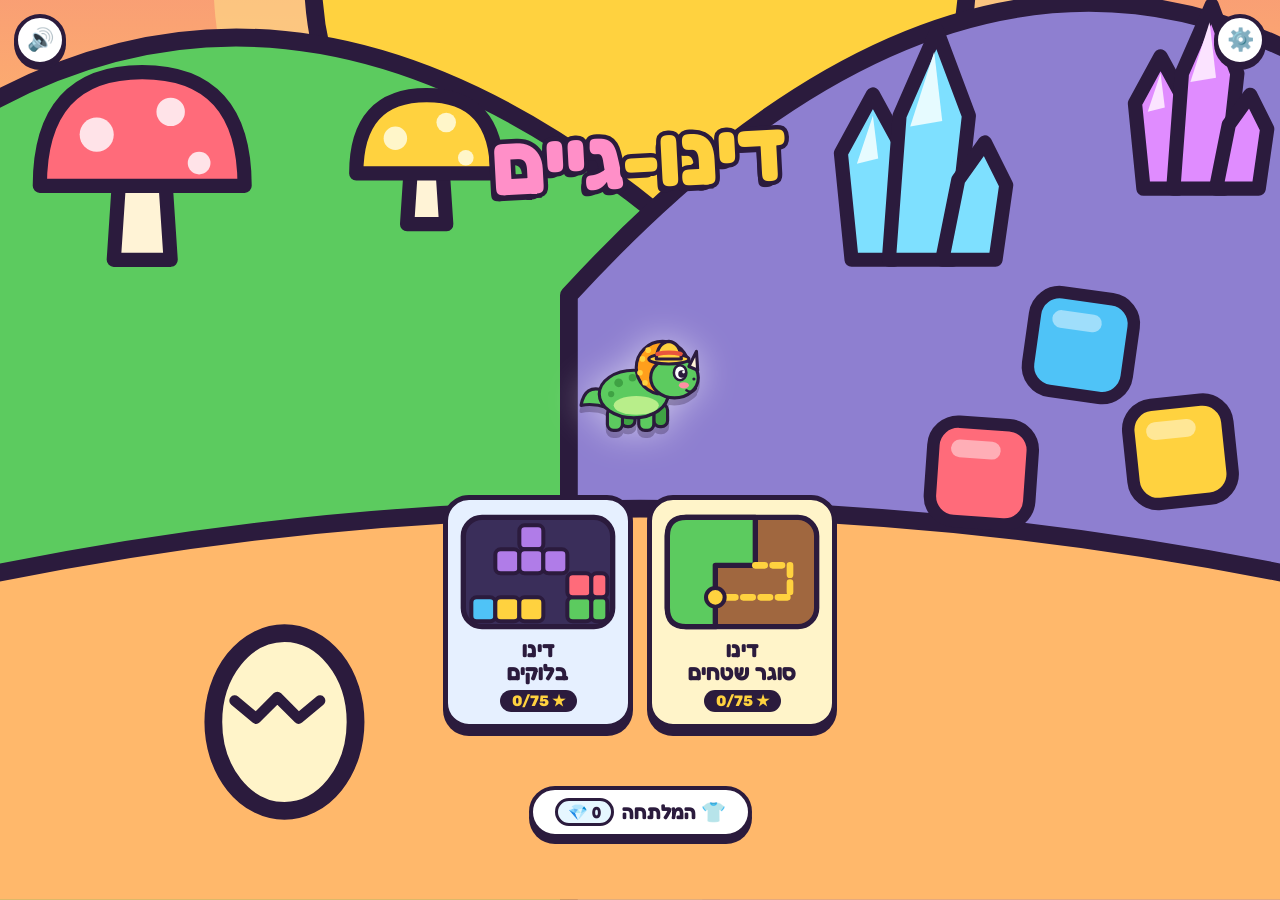
<file: game/index.html>
<!doctype html>
<html lang="he" dir="rtl">
<head>
<meta charset="utf-8">
<meta name="viewport" content="width=device-width,initial-scale=1,maximum-scale=1,user-scalable=no,viewport-fit=cover">
<meta name="theme-color" content="#2B1B3D">
<meta name="mobile-web-app-capable" content="yes">
<title>דינו-גיים</title>
<link rel="manifest" href="manifest.webmanifest">
<link rel="icon" href="icons/icon.svg" type="image/svg+xml">
<link rel="preconnect" href="https://fonts.googleapis.com">
<link rel="preconnect" href="https://fonts.gstatic.com" crossorigin>
<link rel="stylesheet" href="https://fonts.googleapis.com/css2?family=Fredoka:wght@600;700&family=Rubik:wght@500;700&display=swap">
<link rel="stylesheet" href="style.css">
</head>
<body>

<section id="hub" class="screen title-bg" hidden>
  <div class="hub-inner">
    <div class="logo hub-logo">דינו-<span>גיים</span></div>
    <canvas id="hubHero" class="hero hub-hero bob" aria-hidden="true"></canvas>
    <div class="game-cards">
      <button class="game-card dig" data-game="dig">
        <svg class="card-art" viewBox="0 0 120 90" aria-hidden="true">
          <rect x="4" y="4" width="112" height="82" rx="14" fill="#A0673F" stroke="#2B1B3D" stroke-width="4"/>
          <path d="M4 18 Q4 4 18 4 H70 V40 H40 V86 H18 Q4 86 4 72 Z" fill="#5CCB5F" stroke="#2B1B3D" stroke-width="4" stroke-linejoin="round"/>
          <path d="M70 40 H96 V64 H40" fill="none" stroke="#FFD23F" stroke-width="5" stroke-dasharray="7 6" stroke-linecap="round"/>
          <circle cx="40" cy="64" r="7" fill="#FFD23F" stroke="#2B1B3D" stroke-width="3"/>
        </svg>
        <span class="card-name">דינו<br>סוגר שטחים</span>
        <span class="card-stars"></span>
      </button>
      <button class="game-card blocks" data-game="blocks">
        <svg class="card-art" viewBox="0 0 120 90" aria-hidden="true">
          <rect x="4" y="4" width="112" height="82" rx="14" fill="#3A2E5A" stroke="#2B1B3D" stroke-width="4"/>
          <g stroke="#2B1B3D" stroke-width="3">
            <rect x="46" y="10" width="18" height="18" rx="4" fill="#B07CE8"/><rect x="28" y="28" width="18" height="18" rx="4" fill="#B07CE8"/>
            <rect x="46" y="28" width="18" height="18" rx="4" fill="#B07CE8"/><rect x="64" y="28" width="18" height="18" rx="4" fill="#B07CE8"/>
            <rect x="10" y="64" width="18" height="18" rx="4" fill="#4FC3F7"/><rect x="28" y="64" width="18" height="18" rx="4" fill="#FFD23F"/>
            <rect x="46" y="64" width="18" height="18" rx="4" fill="#FFD23F"/><rect x="82" y="64" width="18" height="18" rx="4" fill="#5CCB5F"/>
            <rect x="100" y="64" width="12" height="18" rx="4" fill="#5CCB5F"/><rect x="82" y="46" width="18" height="18" rx="4" fill="#FF6B7A"/>
            <rect x="100" y="46" width="12" height="18" rx="4" fill="#FF6B7A"/>
          </g>
        </svg>
        <span class="card-name">דינו<br>בלוקים</span>
        <span class="card-stars"></span>
      </button>
    </div>
    <button id="hubShopBtn" class="btn alt shop-btn">👕 המלתחה <span id="hubGems" class="gem-pill"></span></button>
  </div>
  <button id="muteBtn" class="icon-btn corner" aria-label="צליל">🔊</button>
  <button id="settingsBtn" class="icon-btn corner end" aria-label="הגדרות">⚙️</button>

  <div id="settings" class="overlay" hidden>
    <div class="panel">
      <h2>הגדרות</h2>
      <div id="resetAsk" class="settings-step">
        <button id="resetBtn" class="btn alt">איפוס התקדמות</button>
        <button id="settingsClose" class="btn">סגירה</button>
      </div>
      <div id="resetConfirm" class="settings-step" hidden>
        <p class="warn">בטוחים? כל הכוכבים, השלבים והדמויות שנפתחו יימחקו, ואי אפשר לבטל את זה.</p>
        <button id="resetYes" class="btn danger">כן, לאפס הכול</button>
        <button id="resetNo" class="btn alt">ביטול</button>
      </div>
      <p id="resetDone" class="done" hidden>ההתקדמות אופסה. מתחילים מההתחלה!</p>
    </div>
  </div>
</section>

<section id="title" class="screen title-bg" hidden>
  <div class="title-rain" aria-hidden="true"><i></i><i></i><i></i><i></i><i></i><i></i><i></i><i></i></div>
  <div class="title-inner">
    <div class="title-head">
      <div id="titleBadge" class="title-badge" aria-hidden="true"></div>
      <div id="titleLogo" class="logo">דינו<br><span>סוגר שטחים!</span></div>
    </div>
    <canvas id="titleHero" class="hero bob" aria-hidden="true"></canvas>
    <button id="playBtn" class="btn big">שחק!</button>
    <div class="chars-box">
      <div id="chars" class="chars"></div>
      <div id="charPerk" class="perk"></div>
      <button id="shopBtn" class="btn alt shop-btn">👕 המלתחה <span id="titleGems" class="gem-pill"></span></button>
    </div>
  </div>
  <button id="titleHome" class="games-btn" aria-label="לכל המשחקים">
    <svg class="ic" viewBox="0 0 48 48" stroke="#2B1B3D" stroke-width="3.5" stroke-linejoin="round">
      <rect x="5" y="5" width="17" height="17" rx="5" fill="#5CCB5F"/><rect x="26" y="5" width="17" height="17" rx="5" fill="#B07CE8"/>
      <rect x="5" y="26" width="17" height="17" rx="5" fill="#FFD23F"/><rect x="26" y="26" width="17" height="17" rx="5" fill="#4FC3F7"/>
    </svg>
    <span>משחקים</span>
  </button>
</section>

<section id="shop" class="screen" hidden>
  <header class="shop-head">
    <h1>המלתחה</h1>
    <span id="shopGems" class="gem-pill big"></span>
  </header>
  <div class="shop-stage">
    <button id="shopPrev" class="icon-btn small" aria-label="הדינו הקודם">→</button>
    <canvas id="shopHero" class="shop-hero" aria-hidden="true"></canvas>
    <button id="shopNext" class="icon-btn small" aria-label="הדינו הבא">←</button>
  </div>
  <div class="shop-action">
    <div id="shopItemName" class="shop-item-name"></div>
    <button id="shopBuy" class="btn" hidden></button>
  </div>
  <div class="shop-tabs" role="tablist">
    <button class="tab" data-slot="head">🎩 כובעים</button>
    <button class="tab" data-slot="face">😎 פנים</button>
    <button class="tab" data-slot="body">🎀 גוף</button>
  </div>
  <div id="shopGrid" class="shop-grid"></div>
  <button id="shopBack" class="home-btn" aria-label="למסך הראשי">
    <svg class="ic" viewBox="0 0 48 48"><path class="fill" d="M6 25 L24 8 L42 25 L37 25 L37 40 L11 40 L11 25 Z"/><rect class="fill door" x="20" y="28" width="8" height="12" rx="3"/></svg>
  </button>
</section>

<section id="map" class="screen" hidden>
  <div id="mapStage" class="map-stage">
    <img id="mapBg" class="map-bg" alt="">
    <div id="levels" class="levels"></div>
    <img id="mapPrize" class="map-prize" alt="">
  </div>
  <header class="map-head">
    <h1 id="worldName"></h1>
  </header>
  <div id="worldLocked" class="world-locked" hidden></div>
  <div id="levelInfo" class="overlay" hidden>
    <div class="panel level-info">
      <button id="infoClose" class="icon-btn small info-close" aria-label="סגירה">✕</button>
      <img id="infoFace" class="info-face" alt="" hidden>
      <div id="infoWorld" class="info-world"></div>
      <h2 id="infoTitle"></h2>
      <div id="infoGoal" class="info-goal"></div>
      <div id="infoStars" class="stars-big small"></div>
      <div id="infoBest" class="info-best"></div>
      <div id="infoTimes" class="info-times"></div>
      <div id="infoChal"></div>
      <button id="infoPlay" class="btn big">שחק!</button>
    </div>
  </div>
  <div class="world-nav">
    <button id="prevWorld" class="icon-btn" aria-label="עולם קודם">→</button>
    <span id="worldNum"></span>
    <button id="nextWorld" class="icon-btn" aria-label="עולם הבא">←</button>
  </div>
  <button id="mapBack" class="home-btn" aria-label="למסך הראשי">
    <svg class="ic" viewBox="0 0 48 48"><path class="fill" d="M6 25 L24 8 L42 25 L37 25 L37 40 L11 40 L11 25 Z"/><rect class="fill door" x="20" y="28" width="8" height="12" rx="3"/></svg>
  </button>
</section>

<section id="game" class="screen" hidden>
  <div class="hud">
    <button id="pauseBtn" class="icon-btn small" aria-label="הפסקה">❚❚</button>
    <div id="lives" class="lives"></div>
    <div class="level-box">
      <div id="levelName" class="level-name"></div>
      <div id="timer" class="timer">⏱ <bdi id="timerNum">0:00</bdi></div>
    </div>
    <div class="meter">
      <div class="meter-bar"><div id="meterFill" class="meter-fill"></div><div id="meterGoal" class="meter-goal"></div></div>
      <div id="meterNum" class="meter-num"></div>
    </div>
  </div>
  <div id="boardWrap" class="board-wrap">
    <canvas id="cv"></canvas>
    <canvas id="bcv"></canvas>    <div id="banner" class="banner" hidden></div>
  </div>
  <div id="hint" class="hint" hidden></div>
  <div id="pad" class="pad" aria-label="חיצים">
    <div class="arr up" data-d="up"><svg viewBox="0 0 24 24"><path d="M12 5 L20 17 L4 17 Z"/></svg></div>
    <div class="arr right" data-d="right"><svg viewBox="0 0 24 24"><path d="M19 12 L7 20 L7 4 Z"/></svg></div>
    <div class="arr down" data-d="down"><svg viewBox="0 0 24 24"><path d="M12 19 L4 7 L20 7 Z"/></svg></div>
    <div class="arr left" data-d="left"><svg viewBox="0 0 24 24"><path d="M5 12 L17 4 L17 20 Z"/></svg></div>
  </div>
  <div id="bpad" class="bpad" dir="ltr" hidden>
    <div class="bpad-move">
      <button class="bk" data-k="left" aria-label="שמאלה"><svg viewBox="0 0 24 24"><path d="M5 12 L17 4 L17 20 Z"/></svg></button>
      <button class="bk" data-k="down" aria-label="מהר למטה"><svg viewBox="0 0 24 24"><path d="M12 19 L4 7 L20 7 Z"/></svg></button>
      <button class="bk" data-k="right" aria-label="ימינה"><svg viewBox="0 0 24 24"><path d="M19 12 L7 20 L7 4 Z"/></svg></button>
    </div>
    <div class="bpad-act">
      <button class="bk drop" data-k="drop" aria-label="להפיל"><svg viewBox="0 0 24 24"><path d="M12 21 L5 13 H19 Z M12 13 L5 5 H19 Z"/></svg></button>
      <button class="bk rot" data-k="rot" aria-label="לסובב"><svg viewBox="0 0 48 48"><path class="o" d="M35.3 17.5 A13 13 0 1 0 36.2 28.4"/><path class="i" d="M35.3 17.5 A13 13 0 1 0 36.2 28.4"/><path d="M38.6 20 L43 31.5 L30 27.5 Z"/></svg></button>
    </div>
  </div>

  <div id="pause" class="overlay" hidden>
    <div class="panel pause-panel">
      <div class="pause-nap" aria-hidden="true"><img id="pauseDino" alt=""><span class="zz">z<i>z</i><b>z</b></span></div>
      <button id="ctrlInfoBtn" class="info-btn" aria-label="איך משחקים">i</button>
      <h2>הפסקה</h2>
      <button id="resumeBtn" class="btn resume">
        <svg class="ic" viewBox="0 0 48 48"><path class="fill" d="M15 9 L39 24 L15 39 Z"/></svg>
        ממשיכים
      </button>
      <div class="pause-grid">
        <button id="restartBtn" class="ptile t-restart">
          <svg class="ic" viewBox="0 0 48 48"><path class="o" d="M35.3 17.5 A13 13 0 1 0 36.2 28.4"/><path class="i" d="M35.3 17.5 A13 13 0 1 0 36.2 28.4"/><path class="fill" d="M38.6 20 L43 31.5 L30 27.5 Z"/></svg>
          <span>מחדש</span>
        </button>
        <button id="pauseMapBtn" class="ptile t-map">
          <svg class="ic" viewBox="0 0 48 48"><path class="fill paper" d="M5 12 L17 8 L31 12 L43 8 L43 36 L31 40 L17 36 L5 40 Z"/><path class="line" d="M17 8 V36 M31 12 V40"/><path class="dash" d="M10 33 Q16 22 24 26 T34 19"/><path class="x" d="M33 15 L39 21 M39 15 L33 21"/></svg>
          <span>מפה</span>
        </button>
        <button id="pauseHomeBtn" class="ptile t-home">
          <svg class="ic" viewBox="0 0 48 48"><path class="fill" d="M6 25 L24 8 L42 25 L37 25 L37 40 L11 40 L11 25 Z"/><rect class="fill door" x="20" y="28" width="8" height="12" rx="3"/></svg>
          <span>בית</span>
        </button>
      </div>
      <div class="pause-row">
        <button id="pauseMuteBtn" class="round-toggle" aria-label="צליל">
          <svg class="ic" viewBox="0 0 48 48"><path class="fill" d="M7 19 H15 L26 10 V38 L15 29 H7 Z"/><g class="on-only"><path class="line" d="M31 18 Q35 24 31 30"/><path class="line" d="M35 13 Q43 24 35 35"/></g><path class="x off-only" d="M32 19 L42 29 M42 19 L32 29"/></svg>
        </button>
        <div id="controlSeg" class="seg" role="radiogroup" aria-label="שליטה">
          <span class="thumb" aria-hidden="true"></span>
          <button data-m="pad" role="radio">
            <svg class="ic" viewBox="0 0 48 48"><path class="fill" d="M18 6 H30 V18 H42 V30 H30 V42 H18 V30 H6 V18 H18 Z"/><circle class="dot" cx="24" cy="24" r="3.5"/></svg>
            חיצים
          </button>
          <button data-m="swipe" role="radio">
            <svg class="ic" viewBox="0 0 48 48"><path class="o" d="M10 34 Q20 14 36 14"/><path class="i" d="M10 34 Q20 14 36 14"/><path class="fill" d="M34 6 L45 14 L34 22 Z"/><circle class="fill tip" cx="10" cy="35" r="6"/></svg>
            החלקה
          </button>
        </div>
      </div>
    </div>
  </div>

  <!-- How to play: the controls for this game, on this device, in the control mode that's on -->
  <div id="ctrlInfo" class="overlay" hidden>
    <div class="panel ctrl-panel">
      <h2>איך משחקים</h2>
      <div id="ctrlMode" class="ctrl-mode"></div>
      <ul id="ctrlList" class="ctrl-list"></ul>
      <button id="ctrlInfoClose" class="btn">הבנתי!</button>
    </div>
  </div>

  <div id="win" class="overlay bottom" hidden>
    <div class="panel">
      <h2 id="winTitle">כל הכבוד!</h2>
      <div id="winStars" class="stars-big"></div>
      <div id="winTime" class="time-row"></div>
      <div id="winChal"></div>
      <div id="winScore" class="score"></div>
      <div id="unlock" class="unlock" hidden>
        <div class="unlock-row">
          <img id="unlockImg" alt="">
          <div id="unlockText"></div>
        </div>
        <button id="pickBtn" class="btn pick"></button>
      </div>
      <button id="nextBtn" class="btn">לשלב הבא</button>
      <button id="winRetryBtn" class="btn alt">שוב</button>
      <button id="winMapBtn" class="btn alt">למפה</button>
    </div>
  </div>

  <div id="lose" class="overlay" hidden>
    <div class="panel">
      <img id="loseImg" class="sad" src="assets/pip.svg" alt="">
      <h2>אוי! הביצים נגמרו</h2>
      <button id="retryBtn" class="btn">ננסה שוב!</button>
      <button id="loseMapBtn" class="btn alt">למפה</button>
    </div>
  </div>
</section>

<script src="outfits.js"></script>
<script src="blocks.js"></script>
<script src="game.js"></script>
</body>
</html>
</file>
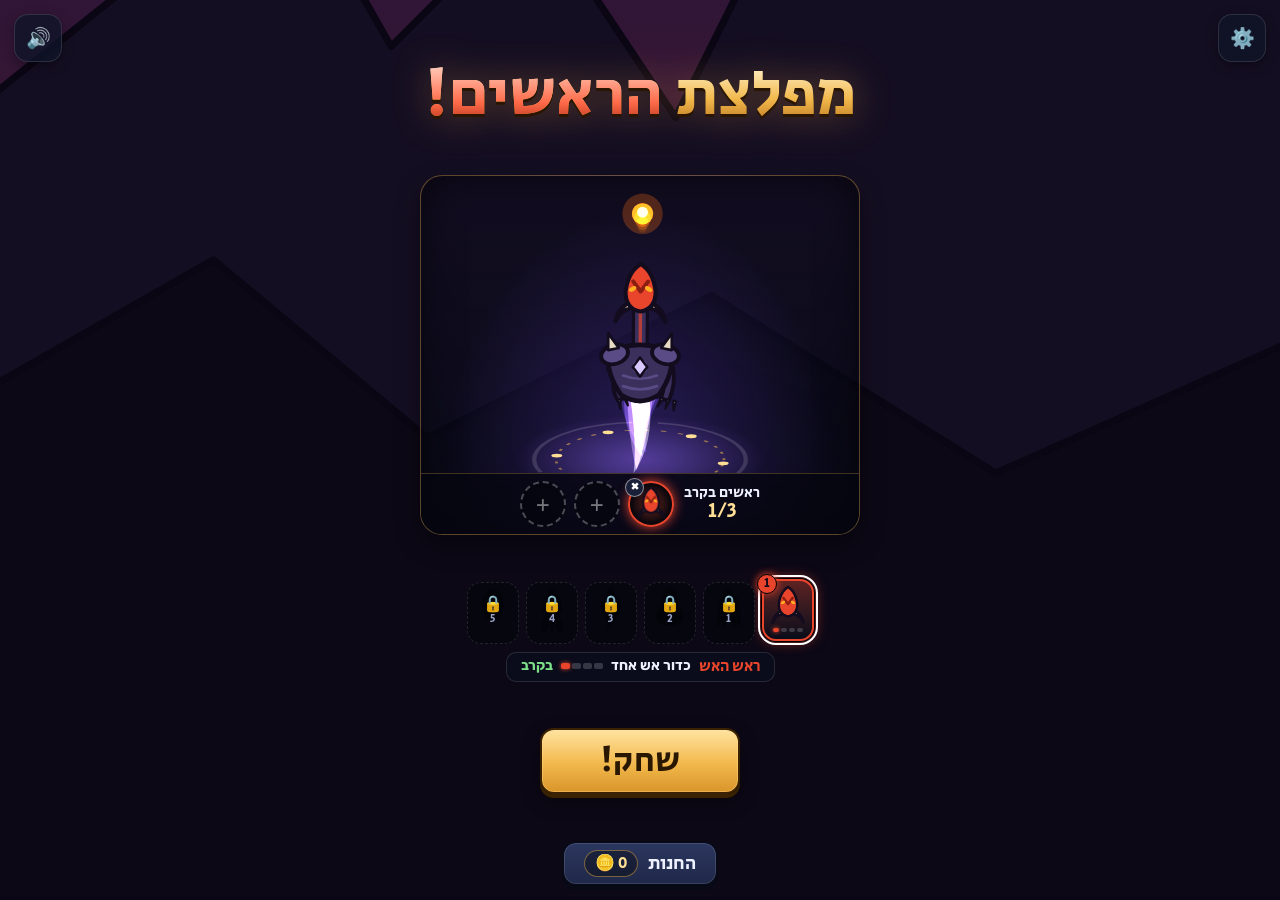
<file: game/dragon/index.html>
<!doctype html>
<html lang="he" dir="rtl">
<head>
<meta charset="utf-8">
<meta name="viewport" content="width=device-width,initial-scale=1,maximum-scale=1,user-scalable=no,viewport-fit=cover">
<meta name="theme-color" content="#2B1B3D">
<meta name="mobile-web-app-capable" content="yes">
<title>מפלצת הראשים</title>
<link rel="manifest" href="manifest.webmanifest">
<link rel="icon" href="icons/icon.svg" type="image/svg+xml">
<link rel="preconnect" href="https://fonts.googleapis.com">
<link rel="preconnect" href="https://fonts.gstatic.com" crossorigin>
<link rel="stylesheet" href="https://fonts.googleapis.com/css2?family=Secular+One&family=Rubik:wght@500;700;800&display=swap">
<link rel="stylesheet" href="style.css">
</head>
<body>

<section id="title" class="screen" hidden>
  <div class="title-inner">
    <div id="titleLogo" class="logo">מפלצת <span>הראשים!</span></div>
    <div class="lair">
      <canvas id="titleHero" class="hero" aria-hidden="true"></canvas>
      <div class="lair-bar"><div id="headCount" class="head-count"></div><div id="slots" class="slots"></div></div>
    </div>
    <div class="chars-box">
      <div id="chars" class="chars"></div>
      <div id="charPerk" class="perk"></div>
    </div>
    <button id="playBtn" class="btn big">שחק!</button>
    <button id="shopBtn" class="btn alt shop-btn">החנות <span id="titleCoins" class="coin-pill"></span></button>
  </div>
  <button id="muteBtn" class="icon-btn corner" aria-label="צליל">🔊</button>
  <button id="settingsBtn" class="icon-btn corner end" aria-label="הגדרות">⚙️</button>
  <div id="settings" class="overlay" hidden>
    <div class="panel">
      <h2>הגדרות</h2>
      <div id="resetAsk" class="settings-step">
        <button id="resetBtn" class="btn alt">איפוס התקדמות</button>
        <button id="settingsClose" class="btn">סגירה</button>
      </div>
      <div id="resetConfirm" class="settings-step" hidden>
        <p class="warn">בטוחים? כל הכוכבים, השלבים והראשים שגדלו יימחקו, ואי אפשר לבטל את זה.</p>
        <button id="resetYes" class="btn danger">כן, לאפס הכול</button>
        <button id="resetNo" class="btn alt">ביטול</button>
      </div>
      <p id="resetDone" class="done" hidden>ההתקדמות אופסה. מתחילים מההתחלה!</p>
    </div>
  </div>
</section>

<section id="shop" class="screen" hidden>
  <header class="shop-head">
    <h1>החנות</h1>
    <span id="shopCoins" class="coin-pill big"></span>
  </header>
  <div class="shop-tabs" role="tablist">
    <button class="tab" data-tab="heads">ראשים</button>
    <button class="tab" data-tab="specials">כוחות מיוחדים</button>
  </div>
  <div id="shopList" class="shop-list"></div>
  <button id="shopBack" class="home-btn" aria-label="חזרה">
    <svg class="ic" viewBox="0 0 48 48"><path d="M18 10 L32 24 L18 38" fill="none" stroke="#FFDE95" stroke-width="6" stroke-linecap="round" stroke-linejoin="round"/></svg>
  </button>
</section>

<section id="map" class="screen" hidden>
  <header class="top-bar">
    <h1>העולמות</h1>
    <button id="mapShop" class="map-shop">החנות <span id="mapCoins" class="coin-pill"></span></button>
  </header>
  <div id="worldList" class="world-list"></div>
  <button id="mapBack" class="home-btn" aria-label="למסך הראשי">
    <svg class="ic" viewBox="0 0 48 48"><path class="fill" d="M6 25 L24 8 L42 25 L37 25 L37 40 L11 40 L11 25 Z"/><rect class="fill door" x="20" y="28" width="8" height="12" rx="3"/></svg>
  </button>
</section>

<section id="world" class="screen" hidden>
  <div class="world-hero">
    <img id="worldBanner" class="world-banner" alt="">
    <img id="worldBoss" class="world-boss" alt="">
    <div id="worldPrize" class="world-prize"></div>
    <div class="world-title"><span id="worldNum"></span><h1 id="worldName"></h1><span id="worldStars" class="world-stars"></span></div>
  </div>
  <div id="levelList" class="level-list"></div>
  <button id="worldBack" class="home-btn" aria-label="לכל העולמות">
    <svg class="ic" viewBox="0 0 48 48"><path d="M18 10 L32 24 L18 38" fill="none" stroke="#FFDE95" stroke-width="6" stroke-linecap="round" stroke-linejoin="round"/></svg>
  </button>
</section>

<section id="game" class="screen hydra" hidden>
  <div class="hud">
    <button id="pauseBtn" class="icon-btn small" aria-label="הפסקה">❚❚</button>
    <div id="lives" class="lives"></div>
    <div class="level-box">
      <div id="levelName" class="level-name"></div>
      <div id="timer" class="timer">⏱ <bdi id="timerNum">0:00</bdi></div>
    </div>
  </div>
  <div id="boardWrap" class="board-wrap">
    <canvas id="hcv"></canvas>
    <div id="banner" class="banner" hidden></div>
  </div>

  <div id="pause" class="overlay" hidden>
    <div class="panel pause-panel">
      <div class="pause-nap" aria-hidden="true"><img id="pauseDino" alt=""><span class="zz">z<i>z</i><b>z</b></span></div>
      <button id="ctrlInfoBtn" class="info-btn" aria-label="איך משחקים">i</button>
      <h2>הפסקה</h2>
      <button id="resumeBtn" class="btn resume">
        <svg class="ic" viewBox="0 0 48 48"><path class="fill" d="M15 9 L39 24 L15 39 Z"/></svg>
        ממשיכים
      </button>
      <div class="pause-grid">
        <button id="restartBtn" class="ptile t-restart">
          <svg class="ic" viewBox="0 0 48 48"><path class="o" d="M35.3 17.5 A13 13 0 1 0 36.2 28.4"/><path class="i" d="M35.3 17.5 A13 13 0 1 0 36.2 28.4"/><path class="fill" d="M38.6 20 L43 31.5 L30 27.5 Z"/></svg>
          <span>מחדש</span>
        </button>
        <button id="pauseMapBtn" class="ptile t-map">
          <svg class="ic" viewBox="0 0 48 48"><path class="fill paper" d="M5 12 L17 8 L31 12 L43 8 L43 36 L31 40 L17 36 L5 40 Z"/><path class="line" d="M17 8 V36 M31 12 V40"/><path class="dash" d="M10 33 Q16 22 24 26 T34 19"/><path class="x" d="M33 15 L39 21 M39 15 L33 21"/></svg>
          <span>מפה</span>
        </button>
        <button id="pauseHomeBtn" class="ptile t-home">
          <svg class="ic" viewBox="0 0 48 48"><path class="fill" d="M6 25 L24 8 L42 25 L37 25 L37 40 L11 40 L11 25 Z"/><rect class="fill door" x="20" y="28" width="8" height="12" rx="3"/></svg>
          <span>בית</span>
        </button>
      </div>
      <div class="pause-row">
        <button id="pauseMuteBtn" class="round-toggle" aria-label="צליל">
          <svg class="ic" viewBox="0 0 48 48"><path class="fill" d="M7 19 H15 L26 10 V38 L15 29 H7 Z"/><g class="on-only"><path class="line" d="M31 18 Q35 24 31 30"/><path class="line" d="M35 13 Q43 24 35 35"/></g><path class="x off-only" d="M32 19 L42 29 M42 19 L32 29"/></svg>
        </button>
      </div>
    </div>
  </div>

  <div id="ctrlInfo" class="overlay" hidden>
    <div class="panel ctrl-panel">
      <h2>איך משחקים</h2>
      <ul id="ctrlList" class="ctrl-list"></ul>
      <button id="ctrlInfoClose" class="btn">הבנתי!</button>
    </div>
  </div>

  <div id="win" class="overlay" hidden>
    <div class="panel pause-panel win-panel">
      <div class="pause-nap" aria-hidden="true"><img id="winHero" alt=""></div>
      <h2 id="winTitle">כל הכבוד!</h2>
      <div id="winStars" class="stars-big"></div>
      <div class="win-stats"><div id="winTime" class="time-row"></div><div id="winScore" class="score"></div></div>
      <div id="winChal"></div>
      <div id="unlock" class="unlock" hidden>
        <div class="unlock-row"><img id="unlockImg" alt=""><div id="unlockText"></div></div>
        <div id="unlockPick" class="unlock-pick"></div>
      </div>
      <button id="nextBtn" class="btn resume">
        <svg class="ic" viewBox="0 0 48 48"><path class="fill" d="M15 9 L39 24 L15 39 Z"/></svg>
        <span id="nextLabel">לשלב הבא</span>
      </button>
      <div class="pause-grid">
        <button id="winRetryBtn" class="ptile">
          <svg class="ic" viewBox="0 0 48 48"><path class="o" d="M35.3 17.5 A13 13 0 1 0 36.2 28.4"/><path class="i" d="M35.3 17.5 A13 13 0 1 0 36.2 28.4"/><path class="fill" d="M38.6 20 L43 31.5 L30 27.5 Z"/></svg>
          <span>שוב</span>
        </button>
        <button id="winShopBtn" class="ptile">
          <svg class="ic" viewBox="0 0 48 48"><path class="fill" d="M9 17 H39 L36 41 H12 Z"/><path class="line" d="M17 17 V13 Q17 6 24 6 Q31 6 31 13 V17"/><circle cx="24" cy="29" r="5" fill="#FFB020" stroke="#0A0614" stroke-width="3"/></svg>
          <span>חנות</span>
        </button>
        <button id="winMapBtn" class="ptile">
          <svg class="ic" viewBox="0 0 48 48"><path class="fill paper" d="M5 12 L17 8 L31 12 L43 8 L43 36 L31 40 L17 36 L5 40 Z"/><path class="line" d="M17 8 V36 M31 12 V40"/><path class="dash" d="M10 33 Q16 22 24 26 T34 19"/><path class="x" d="M33 15 L39 21 M39 15 L33 21"/></svg>
          <span>מפה</span>
        </button>
      </div>
    </div>
  </div>

  <div id="lose" class="overlay" hidden>
    <div class="panel">
      <img id="loseImg" class="sad" alt="">
      <h2>המפלצת נפלה!</h2>
      <button id="retryBtn" class="btn">ננסה שוב!</button>
      <button id="loseMapBtn" class="btn alt">למפה</button>
    </div>
  </div>
</section>

<script src="hydra.js"></script>
<script src="app.js"></script>
</body>
</html>
</file>
<file: game/style.css>
:root {
  --ink: #2B1B3D;
  --sun: #FFD23F;
  --leaf: #5CCB5F;
  --lava: #E8553D;
  --paper: #FFFFFF;
  --muted: #5B4A6E;
  --display: "Fredoka", "Arial Rounded MT Bold", "Segoe UI", sans-serif;
  --body: "Rubik", "Segoe UI", Arial, sans-serif;
}
* { box-sizing: border-box; -webkit-tap-highlight-color: transparent; }
[hidden] { display: none !important; }
html, body {
  height: 100%; margin: 0; overflow: hidden;
  background: var(--ink); color: var(--ink);
  font-family: var(--body);
  overscroll-behavior: none; touch-action: none;
  user-select: none; -webkit-user-select: none;
}
button { font: inherit; color: inherit; cursor: pointer; }
img { -webkit-user-drag: none; }

.screen {
  position: fixed; inset: 0;
  display: flex; flex-direction: column;
  padding: env(safe-area-inset-top, 0px) env(safe-area-inset-right, 0px) env(safe-area-inset-bottom, 0px) env(safe-area-inset-left, 0px);
}
.title-bg { background: #4CB85A url("assets/title-bg.svg") center bottom / cover no-repeat; }

/* Buttons */
.btn {
  font-family: var(--display); font-weight: 700; font-size: 24px;
  background: var(--sun); border: 4px solid var(--ink); border-radius: 999px;
  padding: 10px 28px; box-shadow: 0 6px 0 var(--ink);
  min-width: 200px;
  transition: transform 0.06s;
}
.btn:active { transform: translateY(4px); box-shadow: 0 2px 0 var(--ink); }
.btn.alt { background: var(--paper); font-size: 20px; padding: 8px 22px; }
.btn.big { font-size: 40px; padding: 10px 56px; background: var(--leaf); }
.icon-btn {
  width: 52px; height: 52px; border-radius: 50%;
  border: 4px solid var(--ink); background: var(--paper);
  font-size: 22px; font-weight: 700; line-height: 1;
  display: grid; place-items: center; box-shadow: 0 4px 0 var(--ink);
  color: var(--ink);
}
.icon-btn:active { transform: translateY(3px); box-shadow: 0 1px 0 var(--ink); }
.icon-btn.small { width: 40px; height: 40px; font-size: 14px; border-width: 3px; box-shadow: 0 3px 0 #000; }
.icon-btn.corner { position: absolute; top: calc(env(safe-area-inset-top, 0px) + 14px); left: calc(env(safe-area-inset-left, 0px) + 14px); }
.icon-btn.corner.end { left: auto; right: calc(env(safe-area-inset-right, 0px) + 14px); }
.settings-step { display: flex; flex-direction: column; align-items: center; gap: 12px; }
.panel .warn { margin: 0; text-align: center; font-weight: 700; color: var(--muted); max-width: 26ch; }
.panel .done { margin: 0; font-weight: 800; color: #2F8A33; text-align: center; }
.btn.danger { background: var(--lava); color: var(--paper); }

/* Hub: pick a game */
/* The picker has its own look: a sunset fair, not the dig game's jungle */
#hub { background: #3B1E6E url("assets/hub-bg.svg") center bottom / cover no-repeat; }
#hub .hub-logo { color: #FFD23F; transform: rotate(-3deg); }
#hub .hub-logo span { color: #FF8FC8; }
.hub-inner { flex: 1; display: flex; flex-direction: column; align-items: center; justify-content: space-evenly; padding: 70px 16px 20px; gap: 10px; }
.hub-logo { font-size: clamp(54px, 17vw, 92px); }
.hub-hero { height: min(36vw, 160px); }
.game-cards { display: flex; gap: 14px; justify-content: center; width: 100%; }
.game-card {
  flex: 1; max-width: 190px; display: flex; flex-direction: column; align-items: center; gap: 6px;
  background: var(--paper); border: 5px solid var(--ink); border-radius: 26px; box-shadow: 0 7px 0 var(--ink);
  padding: 12px 10px 12px; transition: transform .06s;
  animation: pop .35s cubic-bezier(.3, 1.5, .5, 1) both;
}
.game-card.blocks { animation-delay: .08s; }
.game-card:active { transform: translateY(5px); box-shadow: 0 2px 0 var(--ink); }
.game-card.dig { background: #FFF4C9; }
.game-card.blocks { background: #E6F0FF; }
.card-art { width: 100%; height: auto; }
.card-name { font-family: var(--display); font-weight: 700; font-size: 22px; line-height: 1.05; }
.card-stars {
  font-weight: 800; font-size: 15px; background: var(--ink); color: var(--sun);
  border-radius: 999px; padding: 2px 12px;
}

/* Title */
.title-inner { flex: 1; display: flex; flex-direction: column; align-items: center; justify-content: space-evenly; padding: 16px; gap: 8px; }
.logo {
  font-family: var(--display); font-weight: 700;
  font-size: clamp(48px, 15vw, 86px); line-height: 1.02; text-align: center;
  color: var(--sun);
  -webkit-text-stroke: 9px var(--ink); paint-order: stroke fill;
  text-shadow: -5px 6px 0 var(--ink);
  transform: rotate(3deg);
}
.logo span { color: var(--leaf); }
#title[data-game="blocks"] .logo span { color: #4FC3F7; }
/* Each game's start screen says which game it is: the hub card's picture as a sticker above the name,
   its own colours, and (blocks) stones raining down behind everything. */
.title-head { display: flex; flex-direction: column; align-items: center; gap: 4px; position: relative; z-index: 1; }
.title-badge {
  width: 96px; padding: 5px; background: var(--paper); border: 4px solid var(--ink); border-radius: 20px;
  box-shadow: 0 5px 0 var(--ink); transform: rotate(-6deg); animation: badgeWiggle 3s ease-in-out infinite;
}
.title-badge svg { display: block; width: 100%; height: auto; }
@keyframes badgeWiggle { 0%, 100% { transform: rotate(-6deg); } 50% { transform: rotate(-2deg) translateY(-3px); } }
#title[data-game="blocks"] .title-badge { background: #E6F0FF; }
#title[data-game="dig"] .title-badge { background: #FFF4C9; }
#title[data-game="blocks"] #playBtn { background: #4FC3F7; }
#title .title-inner { position: relative; z-index: 1; padding-bottom: calc(env(safe-area-inset-bottom, 0px) + 84px); } /* room for the corner button */
@media (max-height: 760px) { #title .hero { height: min(34vw, 150px); } .title-badge { width: 80px; } }
.title-rain { display: none; position: absolute; inset: 0; overflow: hidden; pointer-events: none; }
#title[data-game="blocks"] .title-rain { display: block; }
.title-rain i {
  position: absolute; top: -60px; width: 34px; height: 34px; border-radius: 9px;
  border: 3.5px solid var(--ink); box-shadow: inset 6px 6px 0 rgba(255,255,255,.35);
  opacity: .55; animation: rain 9s linear infinite;
}
.title-rain i:nth-child(1) { left: 6%;  background: #4FC3F7; animation-delay: 0s; }
.title-rain i:nth-child(2) { left: 22%; background: #FFD23F; animation-delay: -6.5s; animation-duration: 11s; }
.title-rain i:nth-child(3) { left: 38%; background: #B07CE8; animation-delay: -3s; }
.title-rain i:nth-child(4) { left: 55%; background: #FF9F1C; animation-delay: -8s; animation-duration: 10s; }
.title-rain i:nth-child(5) { left: 70%; background: #5CCB5F; animation-delay: -1.5s; animation-duration: 12s; }
.title-rain i:nth-child(6) { left: 86%; background: #FF6B7A; animation-delay: -5s; }
.title-rain i:nth-child(7) { left: 14%; background: #5B8DEF; animation-delay: -10s; animation-duration: 13s; }
.title-rain i:nth-child(8) { left: 78%; background: #FFD23F; animation-delay: -2.5s; animation-duration: 10.5s; }
@keyframes rain { from { transform: translateY(0) rotate(0deg); } to { transform: translateY(calc(100vh + 120px)) rotate(180deg); } }
.hero { width: min(60vw, 260px); height: min(44vw, 190px); filter: drop-shadow(0 6px 0 rgba(43,27,61,.3)) drop-shadow(0 0 18px rgba(255,255,255,.55)); }
.chars-box { display: flex; flex-direction: column; align-items: center; gap: 6px; width: 100%; }
.chars { display: flex; gap: 5px; justify-content: center; flex-wrap: wrap; }
.char {
  width: min(50px, 13vw); height: min(50px, 13vw); border-radius: 18px; padding: 4px;
  border: 3px solid var(--ink); background: rgba(255,255,255,.85);
  position: relative; display: grid; place-items: center;
}
.char img { width: 100%; height: 100%; object-fit: contain; }
.char.sel { background: var(--sun); box-shadow: 0 0 0 4px var(--paper), 0 0 0 7px var(--ink); }
.char.locked img { filter: brightness(0) opacity(.25); }
.char .lock { position: absolute; bottom: -4px; left: -4px; font-size: 18px; }
.perk {
  font-weight: 700; font-size: 16px; background: var(--paper); border: 3px solid var(--ink);
  border-radius: 999px; padding: 3px 14px; min-height: 32px;
}

/* Map: a fixed-ratio illustrated stage; header and world switcher float on top of it */
#map { background: #4CB85A; padding: 0; transition: background-color .35s; }
.map-stage, .shop-grid { will-change: translate; }
#map, #shop { overflow: hidden; }
#map[data-world="2"] { background: #3F9A3C; }
#map[data-world="3"] { background: #2FA7E0; }
#map[data-world="4"] { background: #EEF6FF; }
#map[data-world="5"] { background: #1A3A30; }
.map-stage {
  /* Full height; the roads start high enough that the world switcher never covers level 1 */
  position: absolute; left: 50%; top: 50%; transform: translate(-50%, -50%);
  height: min(100%, calc(100vw * 780 / 360)); aspect-ratio: 360 / 780;
  container-type: inline-size;
}
.map-bg { position: absolute; inset: 0; width: 100%; height: 100%; }
/* The worlds next door, already drawn, waiting just off screen (next world on the left, RTL) */
.map-peek { position: absolute; inset: 0; pointer-events: none; }
.map-peek[hidden] { display: none; }
.map-peek.next { translate: -106% 0; }
.map-peek.prev { translate: 106% 0; }
/* On wide screens (map narrower than the screen) they'd be in view, so they only show mid-slide */
.map-stage.narrow:not(.sliding) .map-peek { visibility: hidden; }
.map-prize {
  position: absolute; left: 72.8%; top: 15.4%; width: 26%; transform: translate(-50%, -50%);
  filter: drop-shadow(0 4px 0 rgba(43,27,61,.3));
}
.map-prize.locked { filter: brightness(0) opacity(.35); }
.map-head {
  position: absolute; top: 0; left: 0; right: 0; z-index: 2;
  display: flex; align-items: center; gap: 12px;
  padding: calc(env(safe-area-inset-top, 0px) + 12px) 16px 12px;
}
/* Round pink home button in the bottom-left corner (map and wardrobe) */
.home-btn {
  position: absolute; z-index: 3;
  left: calc(env(safe-area-inset-left, 0px) + 12px); bottom: calc(env(safe-area-inset-bottom, 0px) + 14px);
  width: 62px; height: 62px; border-radius: 50%; display: grid; place-items: center;
  background: #FF9EC0; border: 4px solid var(--ink); box-shadow: 0 5px 0 var(--ink);
  transition: transform .06s;
}
.home-btn:active { transform: translateY(4px); box-shadow: 0 1px 0 var(--ink); }
.home-btn .ic { width: 38px; height: 38px; }
/* Back to the game picker: a pill with four little game tiles, so it doesn't look like the home button */
.games-btn {
  position: absolute; z-index: 3;
  left: calc(env(safe-area-inset-left, 0px) + 12px); bottom: calc(env(safe-area-inset-bottom, 0px) + 14px);
  width: 62px; height: 62px; border-radius: 50%; display: grid; place-items: center;
  background: #FFFFFF; border: 4px solid var(--ink); box-shadow: 0 5px 0 var(--ink);
  font-family: var(--display); font-weight: 700; font-size: 18px; color: var(--ink);
  transition: transform .06s;
}
.games-btn:active { transform: translateY(4px); box-shadow: 0 1px 0 var(--ink); }
.games-btn .ic { width: 36px; height: 36px; }
.games-btn span { display: none; } /* no room for the word down here; the four tiles say it */
.map-head h1 {
  font-family: var(--display); font-weight: 700; font-size: 34px; margin: 0;
  color: var(--paper); -webkit-text-stroke: 7px var(--ink); paint-order: stroke fill;
}
.levels { position: absolute; inset: 0; }
.level {
  position: absolute; transform: translate(-50%, -50%);
  width: 23cqw; height: 23cqw; border-radius: 50%;
  border: 1.3cqw solid var(--ink); background: var(--sun); box-shadow: 0 1.6cqw 0 var(--ink);
  display: flex; flex-direction: column; align-items: center; justify-content: center;
  font-family: var(--display); font-weight: 700; font-size: 9cqw; line-height: 1;
}
.level:active { translate: 0 1cqw; box-shadow: 0 .5cqw 0 var(--ink); }
.level .st { font-size: 4.4cqw; letter-spacing: .2cqw; margin-top: .8cqw; }
.level .st .on { color: #FF9F1C; -webkit-text-stroke: 1px var(--ink); }
.level .st .off { color: rgba(43,27,61,.25); }
.level.locked { background: #CFC6D9; color: rgba(43,27,61,.4); }
.level.locked .st { display: none; }
.level.boss { background: var(--lava); color: var(--paper); -webkit-text-stroke: 1.2cqw var(--ink); paint-order: stroke fill; font-size: 7cqw; }
.level.boss .st { -webkit-text-stroke: 0; }
.level.boss.locked { background: #CFC6D9; color: rgba(43,27,61,.4); -webkit-text-stroke: 0; }
.level .boss-face {
  position: absolute; left: 50%; bottom: 72%; width: 21cqw; height: auto; transform: translateX(-50%);
  pointer-events: none; animation: bossBob 1.6s ease-in-out infinite;
}
.level.locked .boss-face { filter: grayscale(1) brightness(.75); opacity: .8; animation: none; }
@keyframes bossBob { 50% { transform: translateX(-50%) translateY(-1.2cqw) rotate(-3deg); } }
.world-nav {
  position: absolute; left: 50%; bottom: calc(env(safe-area-inset-bottom, 0px) + 12px); transform: translateX(-50%); z-index: 2;
  display: flex; align-items: center; gap: 12px;
  background: rgba(255,255,255,.92); border: 4px solid var(--ink); border-radius: 999px;
  box-shadow: 0 5px 0 var(--ink); padding: 6px 8px;
}
.world-nav span { font-family: var(--display); font-weight: 700; font-size: 18px; color: var(--ink); white-space: nowrap; }
.world-nav .icon-btn { width: 46px; height: 46px; box-shadow: none; background: var(--sun); }
@media (max-width: 390px) {
  .world-nav { gap: 8px; left: calc(50% + 34px); } /* make room for the home button */
  .world-nav span { font-size: 16px; }
}
.world-nav .icon-btn:disabled { background: #E7E1EE; color: rgba(43,27,61,.35); border-color: rgba(43,27,61,.35); }
.world-locked {
  position: absolute; left: 50%; top: 42%; transform: translate(-50%, -50%); z-index: 2;
  background: var(--paper); border: 4px solid var(--ink); border-radius: 22px; box-shadow: 0 5px 0 var(--ink);
  padding: 10px 18px; font-weight: 800; font-size: 18px; text-align: center; white-space: nowrap;
}
.world-locked::before { content: "🔒 "; }

/* Game */
#game { background: var(--ink); }
.hud { display: flex; align-items: center; justify-content: space-between; gap: 8px; padding: 8px 12px; color: var(--paper); }
.lives { display: flex; gap: 3px; }
.lives img { width: 22px; height: auto; }
.lives img.lost { opacity: .25; filter: grayscale(1); }
.level-name { font-family: var(--display); font-weight: 700; font-size: 18px; white-space: nowrap; }
.level-box { display: flex; flex-direction: column; align-items: center; line-height: 1.1; }
.timer { font-weight: 700; font-size: 14px; color: rgba(255,255,255,.8); white-space: nowrap; }
.timer bdi { font-family: var(--display); display: inline-block; min-width: 2.4em; text-align: start; }
.meter { display: flex; flex-direction: column; align-items: flex-end; gap: 2px; }
.meter-bar { position: relative; width: 92px; height: 16px; border-radius: 99px; background: #1E1229; border: 2px solid var(--paper); overflow: hidden; }
.meter-fill { position: absolute; top: 0; bottom: 0; inset-inline-start: 0; width: 0; background: var(--leaf); transition: width .3s; }
.meter-goal { position: absolute; top: -2px; bottom: -2px; width: 3px; background: var(--sun); }
.meter-num { font-family: var(--display); font-weight: 700; font-size: 13px; }
.meter.boss .meter-fill { background: var(--lava); }
.meter.boss .meter-goal { display: none; }
.meter.boss .meter-num { font-size: 17px; line-height: 1; letter-spacing: 1px; }
.meter.boss .meter-num .on { color: #FF6B8A; }
.meter.boss .meter-num .off { color: rgba(255,255,255,.22); }
.meter.boss .meter-num .boss-pct { font-size: 12px; letter-spacing: 0; margin-top: 2px; text-align: end; }
.board-wrap { flex: 1; position: relative; display: grid; place-items: center; min-height: 0; padding: 0 6px; }
#cv { display: block; }
.hint { text-align: center; color: rgba(255,255,255,.75); font-weight: 700; font-size: 14px; padding: 6px 12px 10px; }
.banner {
  position: absolute; inset: 0; display: grid; place-items: center; pointer-events: none; padding: 16px;
  background: rgba(20,12,32,.55); animation: fadeIn .2s ease-out;
  font-family: var(--display); font-weight: 700; text-align: center; line-height: 1.1;
}
.banner.boss { place-items: end center; padding-bottom: 28px; background: linear-gradient(rgba(20,12,32,0) 30%, rgba(20,12,32,.6) 60%); }
@keyframes fadeIn { from { opacity: 0; } }
.ready-card {
  background: var(--paper); color: var(--ink); border: 5px solid var(--ink); border-radius: 26px; box-shadow: 0 7px 0 var(--ink);
  padding: 14px 12px 16px; width: min(320px, 100%); display: flex; flex-direction: column; align-items: center; gap: 6px;
  animation: pop .35s cubic-bezier(.3, 1.5, .5, 1);
}
.ready-world { font-size: 18px; color: var(--muted); }
.ready-title { font-size: 46px; line-height: 1; color: var(--sun); -webkit-text-stroke: 8px var(--ink); paint-order: stroke fill; }
.ready-title.boss { font-size: 34px; color: var(--lava); }
.ready-goal { font-size: 26px; background: #E6F7D9; border: 3px solid var(--ink); border-radius: 99px; padding: 2px 16px; margin-top: 4px; }
.ready-card .best-line { display: block; font-family: var(--body); font-size: 16px; color: var(--muted); }
.ready-card .chal-row { margin-top: 4px; flex-wrap: nowrap; gap: 4px; }
.ready-card .chal { font-size: 13px; padding: 2px 6px; white-space: nowrap; }
.ready-bar { width: 100%; height: 8px; border-radius: 99px; background: rgba(43,27,61,.12); overflow: hidden; margin-top: 6px; }
.ready-bar i { display: block; height: 100%; background: var(--leaf); border-radius: 99px; transform-origin: right; animation: readyFill linear both; }
@keyframes readyFill { from { transform: scaleX(0); } to { transform: scaleX(1); } }
#game:has(#pause:not([hidden])) .ready-bar i { animation-play-state: paused; }
.banner.go { background: none; animation: none; place-items: center; }
.go-word {
  font-size: 72px; color: var(--sun); -webkit-text-stroke: 10px var(--ink); paint-order: stroke fill;
  animation: goPop .75s cubic-bezier(.2, 1.4, .5, 1) both;
}
@keyframes goPop { 0% { transform: scale(.3) rotate(-8deg); opacity: 0; } 25% { transform: scale(1.15) rotate(3deg); opacity: 1; } 70% { transform: scale(1); opacity: 1; } 100% { transform: scale(1.4); opacity: 0; } }
@keyframes pop { from { transform: scale(.6); opacity: 0; } to { transform: scale(1); opacity: 1; } }

.pad {
  flex: none; align-self: center; position: relative;
  width: 196px; height: 196px; margin: 6px 0 14px;
  border-radius: 50%; background: rgba(255,255,255,.07);
  touch-action: none;
}
.arr {
  position: absolute; width: 70px; height: 70px; border-radius: 20px;
  background: var(--sun); border: 4px solid #000; box-shadow: 0 5px 0 #000;
  display: grid; place-items: center; pointer-events: none;
}
.arr svg { width: 34px; height: 34px; fill: var(--ink); }
.arr.up { left: 63px; top: 0; }
.arr.down { left: 63px; bottom: 5px; }
.arr.left { left: 0; top: 60px; }
.arr.right { right: 0; top: 60px; }
.arr.on { background: #FFF1B0; transform: translateY(3px); box-shadow: 0 2px 0 #000; }

/* Blocks game: its own board canvas and button pad in the same game screen */
#bcv { display: none; touch-action: none; }
#game.blocks #cv { display: none; }
#game.blocks #bcv { display: block; }
.bpad {
  flex: none; display: flex; align-items: center; justify-content: space-between; gap: 10px;
  width: min(100%, 420px); align-self: center; padding: 4px 12px 14px; touch-action: none;
}
.bpad-move, .bpad-act { display: flex; align-items: center; gap: 8px; }
.bk {
  width: 64px; height: 64px; border-radius: 20px; padding: 0;
  background: var(--sun); border: 4px solid #000; box-shadow: 0 5px 0 #000;
  display: grid; place-items: center; touch-action: none;
}
.bk svg { width: 30px; height: 30px; fill: var(--ink); pointer-events: none; overflow: visible; }
.bk.on { background: #FFF1B0; transform: translateY(3px); box-shadow: 0 2px 0 #000; }
.bk.drop { background: #FF9EC0; width: 78px; height: 78px; border-radius: 24px; }
.bk.drop svg { width: 40px; height: 40px; }
.ready-how { font-weight: 800; font-size: 15px; color: var(--muted); }
#game[data-world="b1"] { background: #2A1F5C; }
#game[data-world="b2"] { background: #7A2E58; }
#game[data-world="b3"] { background: #103A72; }
#game[data-world="b4"] { background: #7A4A18; }
#game[data-world="b5"] { background: #0E0A2E; }
#map[data-game="blocks"] { background: #3A2E7A; }
#map[data-game="blocks"][data-world="2"] { background: #FF9EC7; }
#map[data-game="blocks"][data-world="3"] { background: #164A9E; }
#map[data-game="blocks"][data-world="4"] { background: #E5A64E; }
#map[data-game="blocks"][data-world="5"] { background: #0E0A2E; }
#title[data-game="blocks"] { background: #2A1F5C url("assets/btitle-bg.svg") center bottom / cover no-repeat; }
.bk.rot { width: 78px; height: 78px; border-radius: 50%; background: var(--leaf); }
.bk.rot svg { width: 46px; height: 46px; }
.bk.rot .o { fill: none; stroke: var(--ink); stroke-width: 11; stroke-linecap: round; }
.bk.rot .i { fill: none; stroke: var(--paper); stroke-width: 4.5; stroke-linecap: round; }
.bk.rot path:last-child { fill: var(--paper); stroke: var(--ink); stroke-width: 4; stroke-linejoin: round; }
@media (max-width: 370px) {
  .bk { width: 56px; height: 56px; }
  .bk.rot { width: 68px; height: 68px; }
}
@media (max-height: 700px) {
  .bk { width: 54px; height: 54px; border-radius: 16px; }
  .bk.rot { width: 64px; height: 64px; }
  .bpad { padding-bottom: 8px; }
}
@media (max-height: 700px) {
  .pad { transform: scale(.82); margin: -12px 0 -6px; }
}

.overlay { position: absolute; inset: 0; background: rgba(43,27,61,.6); display: grid; place-items: center; padding: 16px; }
.panel {
  background: var(--paper); border: 5px solid var(--ink); border-radius: 30px; box-shadow: 0 8px 0 var(--ink);
  padding: 22px 22px 26px; display: flex; flex-direction: column; align-items: center; gap: 14px;
  width: min(340px, 100%); animation: pop .3s ease-out;
}
.panel h2 { font-family: var(--display); font-weight: 700; font-size: 38px; margin: 0; }

/* Pause: sleepy dino on top, one big play button, colorful tiles, settings row */
.ic { display: block; overflow: visible; }
.ic .fill { fill: var(--paper); stroke: var(--ink); stroke-width: 4; stroke-linejoin: round; }
.ic .fill.paper { fill: #FFF4C9; }
.ic .door { fill: var(--sun); }
.ic .o { fill: none; stroke: var(--ink); stroke-width: 11; stroke-linecap: round; }
.ic .i { fill: none; stroke: var(--paper); stroke-width: 4.5; stroke-linecap: round; }
.ic .line { fill: none; stroke: var(--ink); stroke-width: 4; stroke-linecap: round; }
.ic .dash { fill: none; stroke: #E8553D; stroke-width: 3.5; stroke-linecap: round; stroke-dasharray: 1 6; }
.ic .x { fill: none; stroke: #E8253D; stroke-width: 5; stroke-linecap: round; }
.ic .dot { fill: var(--ink); }
.pause-panel {
  position: relative; margin-top: 54px; gap: 16px; padding: 46px 20px 20px;
  background: radial-gradient(circle at 20% 15%, rgba(255,210,63,.18) 0 40px, transparent 41px),
              radial-gradient(circle at 88% 70%, rgba(79,195,247,.16) 0 56px, transparent 57px), #FFFBEF;
}
.pause-panel h2 { color: var(--sun); -webkit-text-stroke: 8px var(--ink); paint-order: stroke fill; line-height: 1; margin-top: -4px; }
.pause-nap { position: absolute; top: -64px; left: 50%; transform: translateX(-50%); width: 104px; height: 104px; }
.pause-nap img {
  width: 100%; height: 100%; object-fit: contain; filter: drop-shadow(0 4px 0 rgba(43,27,61,.35));
  animation: napBreath 2.6s ease-in-out infinite; transform-origin: 50% 90%;
}
@keyframes napBreath { 50% { transform: scale(1.04, .96) rotate(-2deg); } }
.zz { position: absolute; top: 34px; right: -10px; font-family: var(--display); font-weight: 700; color: var(--paper); -webkit-text-stroke: 4px var(--ink); paint-order: stroke fill; font-size: 18px; }
.zz, .zz i, .zz b { font-style: normal; }
.zz i { position: absolute; left: 10px; top: -14px; font-size: 22px; }
.zz b { position: absolute; left: 22px; top: -32px; font-size: 27px; }
.zz { animation: zzFloat 2.6s ease-in-out infinite; }
@keyframes zzFloat { 50% { transform: translate(3px, -5px); opacity: .7; } }

.btn.resume {
  width: 100%; display: flex; align-items: center; justify-content: center; gap: 12px;
  background: var(--leaf); font-size: 32px; padding: 10px 20px; box-shadow: 0 7px 0 var(--ink);
}
.btn.resume .ic { width: 38px; height: 38px; }
.pause-grid { width: 100%; display: grid; grid-template-columns: repeat(3, 1fr); gap: 10px; }
.ptile {
  display: flex; flex-direction: column; align-items: center; gap: 4px;
  border: 4px solid var(--ink); border-radius: 22px; box-shadow: 0 5px 0 var(--ink);
  padding: 10px 4px 8px; font-family: var(--display); font-weight: 700; font-size: 18px; color: var(--ink);
  transition: transform .06s;
}
.ptile:active, .round-toggle:active { transform: translateY(4px); box-shadow: 0 1px 0 var(--ink); }
.ptile .ic { width: 52px; height: 52px; }
.ptile.t-restart { background: #4FC3F7; }
.ptile.t-map { background: var(--sun); }
.ptile.t-home { background: #FF9EC0; }
.info-btn {
  position: absolute; top: 12px; right: 12px; width: 40px; height: 40px; border-radius: 50%;
  display: grid; place-items: center; background: #FFFFFF; border: 4px solid var(--ink); box-shadow: 0 3px 0 var(--ink);
  font-family: Georgia, 'Times New Roman', serif; font-style: italic; font-weight: 700; font-size: 22px; line-height: 1; color: #2A7FC0;
}
.info-btn:active { transform: translateY(3px); box-shadow: 0 0 0 var(--ink); }
#ctrlInfo { z-index: 30; }
.ctrl-panel h2 { margin: 0; }
.ctrl-mode {
  font-weight: 800; font-size: 14px; background: var(--ink); color: var(--sun); border-radius: 999px; padding: 3px 14px; margin-top: -4px;
}
.ctrl-list { list-style: none; margin: 0; padding: 0; width: 100%; display: flex; flex-direction: column; gap: 8px; }
.ctrl-list li {
  display: flex; align-items: center; gap: 10px; text-align: start; font-weight: 700; font-size: 16px; line-height: 1.25;
  background: #FFF6DA; border: 3px solid rgba(43,27,61,.15); border-radius: 14px; padding: 7px 10px;
}
.ctrl-list .hic {
  flex: none; width: 46px; height: 46px; display: grid; place-items: center; border-radius: 14px;
  background: #FFFFFF; border: 3px solid var(--ink); box-shadow: 0 3px 0 var(--ink);
}
.ctrl-list .hic svg { width: 32px; height: 32px; }
.ctrl-list .keys { flex: none; display: flex; gap: 4px; direction: ltr; }
.ctrl-list kbd {
  min-width: 32px; height: 34px; padding: 0 7px; display: grid; place-items: center; border-radius: 9px;
  background: linear-gradient(#FFFFFF, #ECE6F5); border: 3px solid var(--ink); box-shadow: 0 3px 0 var(--ink);
  font: 800 15px/1 var(--display), sans-serif; color: var(--ink);
}
.pause-row { width: 100%; display: flex; align-items: center; gap: 10px; padding-top: 4px; border-top: 3px dashed rgba(43,27,61,.18); padding-top: 14px; }
.round-toggle {
  flex: none; width: 58px; height: 58px; border-radius: 50%; display: grid; place-items: center;
  border: 4px solid var(--ink); background: #B9E4F7; box-shadow: 0 4px 0 var(--ink);
}
.round-toggle .ic { width: 34px; height: 34px; }
.round-toggle .off-only { display: none; }
.round-toggle.muted { background: #E7E1EE; }
.round-toggle.muted .on-only { display: none; }
.round-toggle.muted .off-only { display: inline; }
.seg {
  position: relative; touch-action: none; cursor: pointer;
  flex: 1; display: flex; padding: 4px; gap: 4px;
  background: #E7E1EE; border: 4px solid var(--ink); border-radius: 999px;
}
.seg button {
  flex: 1; display: flex; align-items: center; justify-content: center; gap: 5px;
  border-radius: 999px; padding: 6px 4px; border: 3px solid transparent; background: none;
  font-family: var(--display); font-weight: 700; font-size: 16px; color: rgba(43,27,61,.5);
}
.seg button .ic { width: 22px; height: 22px; opacity: .5; }
.seg button { position: relative; z-index: 1; pointer-events: none; transition: color .2s; }
.seg button.on { color: var(--ink); }
/* The yellow knob slides between the two sides (pad is on the right in RTL) */
.seg .thumb {
  position: absolute; top: 4px; bottom: 4px; right: 4px; width: calc(50% - 6px);
  background: var(--sun); border: 3px solid var(--ink); border-radius: 999px; box-shadow: 0 3px 0 var(--ink);
  transition: transform .28s cubic-bezier(.3, 1.4, .5, 1);
}
.seg.swipe .thumb { transform: translateX(calc(-100% - 4px)); }
.seg.dragging .thumb { transition: none; }
.seg button.on .ic { opacity: 1; }
.stars-big { font-size: 56px; line-height: 1; }
.stars-big span { display: inline-block; }
.stars-big span.on { animation: starIn .5s cubic-bezier(.3, 1.6, .5, 1) both; }
.stars-big span:nth-child(1) { animation-delay: .35s; }
.stars-big span:nth-child(2) { animation-delay: .65s; }
.stars-big span:nth-child(3) { animation-delay: .95s; }
@keyframes starIn { from { transform: scale(0) rotate(-120deg); } to { transform: scale(1) rotate(0); } }
.overlay.bottom { background: rgba(43,27,61,.18); place-items: end center; padding-bottom: calc(env(safe-area-inset-bottom, 0px) + 16px); }
.overlay.bottom .panel { animation: slideUp .45s cubic-bezier(.2, 1.3, .4, 1); gap: 10px; padding: 16px 20px 20px; }
.overlay.bottom .panel h2 { font-size: 32px; }
.overlay.bottom .btn { padding: 8px 24px; }
@keyframes slideUp { from { transform: translateY(120%); } to { transform: translateY(0); } }
#game[data-world="2"] { background: #1E3A24; }
#game[data-world="3"] { background: #12406A; }
#game[data-world="4"] { background: #2A3F66; }
#game[data-world="5"] { background: #0E0A26; }
.stars-big .on { color: #FF9F1C; -webkit-text-stroke: 3px var(--ink); }
.stars-big .off { color: #E7E1EE; -webkit-text-stroke: 3px var(--ink); }
.score { font-weight: 700; color: var(--muted); }
.time-row { display: flex; align-items: center; justify-content: center; gap: 8px; flex-wrap: wrap; font-weight: 800; font-size: 20px; }
.time-row bdi { font-family: var(--display); }
.time-row .record {
  background: var(--sun); border: 3px solid var(--ink); border-radius: 99px; padding: 2px 10px; font-size: 16px;
  animation: starIn .5s cubic-bezier(.3, 1.6, .5, 1) 1.2s both;
}
.time-row .best { color: var(--muted); font-size: 16px; white-space: nowrap; padding-inline: 4px; }
.time-row > span { white-space: nowrap; }
.level .best-time {
  position: absolute; top: 100%; left: 50%; transform: translateX(-50%); margin-top: 2.6cqw;
  background: rgba(255,255,255,.92); border: .8cqw solid var(--ink); border-radius: 99px;
  padding: .3cqw 2cqw; font-family: var(--display); font-size: 4cqw; color: var(--ink); white-space: nowrap;
  -webkit-text-stroke: 0;
}
.unlock { display: flex; flex-direction: column; align-items: stretch; gap: 8px; background: #FFF4C9; border: 3px solid var(--ink); border-radius: 18px; padding: 8px 14px 10px; font-weight: 800; }
.unlock-row { display: flex; align-items: center; gap: 10px; }
.unlock img { width: 64px; }
.unlock .pick { font-size: 20px; padding: 8px 14px; margin: 0; }
.unlock .pick.done { background: #7BD389; font-size: 17px; }
.unlock .perk-line { display: block; font-size: 14px; font-weight: 600; opacity: .8; margin-top: 2px; }
.sad { width: 110px; transform: rotate(-12deg); }

/* Gems + challenges */
.gem-pill {
  display: inline-block; background: var(--paper); border: 3px solid var(--ink); border-radius: 99px;
  padding: 1px 10px; font-family: var(--display); font-weight: 700; font-size: 18px; white-space: nowrap; direction: ltr;
}
.gem-pill.big { font-size: 22px; padding: 3px 14px; box-shadow: 0 4px 0 var(--ink); }
.shop-btn { display: inline-flex; align-items: center; gap: 8px; min-width: 0; margin-top: 4px; }
.shop-btn .gem-pill { background: #E6F7FF; font-size: 16px; }
.chal-row { display: flex; justify-content: center; gap: 18px 4px; flex-wrap: wrap; margin-top: 12px; }
.chal {
  position: relative; display: inline-flex; align-items: center; gap: 3px;
  background: rgba(255,255,255,.55); border: 3px solid var(--ink); border-radius: 99px; padding: 2px 7px;
  font-family: var(--body); font-weight: 800; font-size: 14px; color: rgba(43,27,61,.65);
  -webkit-text-stroke: 0; white-space: nowrap; line-height: 1.3;
}
.chal.done { background: var(--sun); color: var(--ink); }
.chal .plus {
  position: absolute; top: -16px; left: 50%; transform: translateX(-50%);
  background: #4FC3F7; color: var(--ink); border: 2px solid var(--ink); border-radius: 99px; padding: 0 6px; font-size: 13px;
  animation: starIn .5s cubic-bezier(.3, 1.6, .5, 1) 1.1s both;
}
.chal.fresh { animation: starIn .5s cubic-bezier(.3, 1.6, .5, 1) .8s both; }
#winChal .chal-row { margin-top: 14px; }
.score { display: flex; gap: 14px; align-items: center; justify-content: center; }
.gem-win { font-family: var(--display); font-size: 22px; color: var(--ink); direction: ltr; }
.level .best-time .cm { font-size: 3.2cqw; filter: grayscale(1) opacity(.3); }
.level .best-time .cm.on { filter: none; }

/* Level card on the map */
#levelInfo { z-index: 5; }
.level-info { position: relative; gap: 8px; padding-top: 18px; }
.level-info h2 { font-size: 34px; text-align: center; line-height: 1.1; }
.info-close { position: absolute; top: 10px; left: 10px; }
.info-face { width: 120px; margin: -70px 0 -6px; filter: drop-shadow(0 4px 0 rgba(43,27,61,.3)); }
.info-world { font-weight: 800; color: var(--muted); font-size: 16px; }
.info-goal { font-family: var(--display); font-weight: 700; font-size: 22px; background: var(--sun); border: 3px solid var(--ink); border-radius: 99px; padding: 2px 16px; }
.stars-big.small { font-size: 40px; }
.stars-big.small span { animation: none; }
.info-best { font-weight: 800; font-size: 20px; }
.info-best bdi, .info-times bdi { font-family: var(--display); }
.info-times { color: var(--muted); font-weight: 700; font-size: 15px; white-space: nowrap; }
#infoChal .chal-row { margin-top: 2px; }
.level-info .btn.big { margin-top: 6px; }

/* Wardrobe shop */
#shop { background: #9E6438 url("assets/wardrobe-bg.svg") center top / 100% auto no-repeat; color: var(--ink); }
.shop-head { display: flex; align-items: center; gap: 12px; padding: 12px 16px 4px; }
.shop-head h1 {
  flex: 1; margin: 0; font-family: var(--display); font-weight: 700; font-size: 34px;
  color: var(--sun); -webkit-text-stroke: 7px var(--ink); paint-order: stroke fill;
}
.shop-stage { display: flex; align-items: center; justify-content: center; gap: 4px; padding: 0 10px; }
.shop-hero {
  width: min(66vw, 300px); height: min(54vw, 240px); cursor: pointer;
}
.shop-hero.cheer { animation: cheer .7s cubic-bezier(.3, 1.6, .5, 1); }
@keyframes cheer { 30% { transform: translateY(-24px) scale(1.06) rotate(-4deg); } 60% { transform: translateY(0) rotate(3deg); } }
.shop-action { min-height: 64px; display: flex; flex-direction: column; align-items: center; gap: 6px; padding: 0 16px; }
.shop-item-name { color: var(--paper); font-weight: 800; font-size: 18px; min-height: 22px; text-align: center; }
#shopBuy { padding: 6px 22px; font-size: 22px; }
#shopBuy:disabled { background: #D8D2E3; color: rgba(43,27,61,.6); box-shadow: 0 3px 0 var(--ink); }
.shop-tabs { display: flex; gap: 6px; justify-content: center; padding: 10px 10px 8px; }
.shop-tabs .tab {
  flex: 1; max-width: 130px; border: 3px solid var(--ink); border-radius: 16px 16px 6px 6px;
  background: rgba(255,255,255,.55); font-weight: 800; font-size: 16px; padding: 7px 4px; white-space: nowrap;
}
.shop-tabs .tab.on { background: var(--paper); box-shadow: 0 4px 0 var(--ink); }
.shop-grid {
  flex: 1; min-height: 0; overflow-y: auto; touch-action: pan-y;
  display: grid; grid-template-columns: repeat(auto-fill, minmax(92px, 1fr)); gap: 10px;
  align-content: start; padding: 4px 14px calc(env(safe-area-inset-bottom, 0px) + 92px); /* room for the home button */
}
.shop-grid .item {
  position: relative; display: flex; flex-direction: column; align-items: center; gap: 2px;
  background: var(--paper); border: 4px solid var(--ink); border-radius: 18px; box-shadow: 0 4px 0 var(--ink); padding: 6px 4px 6px;
}
.shop-grid .item:active { transform: translateY(3px); box-shadow: 0 1px 0 var(--ink); }
.shop-grid .item canvas { width: 64px; height: 64px; }
.shop-grid .item .tag { font-family: var(--display); font-weight: 700; font-size: 16px; white-space: nowrap; }
.shop-grid .item.pricey canvas { opacity: .55; }
.shop-grid .item.pricey .tag { color: rgba(43,27,61,.5); }
.shop-grid .item.owned { background: #E6F7FF; }
.shop-grid .item.worn { background: #C9F2B5; }
.shop-grid .item.trying { background: #FFF4C9; outline: 4px solid var(--sun); outline-offset: 2px; }

@media (prefers-reduced-motion: no-preference) {
  .bob { animation: bob 1.8s ease-in-out infinite; }
  @keyframes bob { 50% { transform: translateY(-10px); } }
}
@media (max-height: 640px) {
  .hero { width: 150px; }
}
</file>
<file: game/dragon/style.css>
/* מפלצת הראשים - its own darker look: night colours, gold trim, sharper shapes. */
:root {
  --bg: #0B0F1E;
  --panel: #161C33;
  --panel2: #1F2848;
  --gold: #F2B84B;
  --gold2: #FFDE95;
  --gold-dark: #8A5A12;
  --text: #EEF1FF;
  --muted: #9AA3C7;
  --danger: #FF4D6D;
  --line: rgba(255,255,255,.12);
  --ink: #0A0614;
  --display: "Secular One", "Rubik", "Segoe UI", sans-serif;
  --body: "Rubik", "Segoe UI", Arial, sans-serif;
}
* { box-sizing: border-box; -webkit-tap-highlight-color: transparent; }
[hidden] { display: none !important; }
html, body {
  height: 100%; margin: 0; overflow: hidden; background: var(--bg); color: var(--text); font-family: var(--body);
  overscroll-behavior: none; touch-action: none; user-select: none; -webkit-user-select: none;
}
button { font: inherit; color: inherit; cursor: pointer; }
img { -webkit-user-drag: none; }
.screen {
  position: fixed; inset: 0; display: flex; flex-direction: column;
  padding: env(safe-area-inset-top, 0px) env(safe-area-inset-right, 0px) env(safe-area-inset-bottom, 0px) env(safe-area-inset-left, 0px);
}

/* ---------- Buttons ---------- */
.btn {
  font-family: var(--display); font-size: 22px; color: #2A1700; min-width: 200px;
  background: linear-gradient(#FFE3A0, var(--gold) 55%, #D9952A); border: 2px solid #3A2200; border-radius: 14px;
  padding: 9px 26px; box-shadow: 0 4px 0 #3A2200, 0 0 0 1px rgba(255,222,149,.35) inset, 0 8px 18px rgba(0,0,0,.35);
  transition: transform .06s, box-shadow .06s;
}
.btn:active { transform: translateY(3px); box-shadow: 0 1px 0 #3A2200, 0 4px 10px rgba(0,0,0,.35); }
.btn.alt { background: linear-gradient(#2C3760, var(--panel2)); color: var(--text); border-color: #070A16; box-shadow: 0 4px 0 #070A16, 0 0 0 1px var(--line) inset; font-size: 19px; padding: 7px 20px; }
.btn.big { font-size: 34px; padding: 8px 50px; letter-spacing: .5px; }
.btn.danger { background: linear-gradient(#FF8095, var(--danger)); color: #fff; }
.icon-btn {
  width: 48px; height: 48px; border-radius: 14px; display: grid; place-items: center; font-size: 20px; line-height: 1;
  background: rgba(16,20,40,.8); border: 1.5px solid var(--line); box-shadow: 0 4px 12px rgba(0,0,0,.35); color: var(--text);
}
.icon-btn:active { transform: translateY(2px); }
.icon-btn.small { width: 40px; height: 40px; font-size: 14px; border-radius: 12px; }
.icon-btn.corner { position: absolute; top: calc(env(safe-area-inset-top, 0px) + 14px); left: calc(env(safe-area-inset-left, 0px) + 14px); }
.icon-btn.corner.end { left: auto; right: calc(env(safe-area-inset-right, 0px) + 14px); }
.icon-btn:disabled { opacity: .3; }
.coin-pill {
  display: inline-block; direction: ltr; white-space: nowrap; font-family: var(--display); font-size: 16px; color: var(--gold2);
  background: rgba(0,0,0,.35); border: 1px solid rgba(242,184,75,.45); border-radius: 99px; padding: 1px 10px;
}
.coin-pill.big { font-size: 20px; padding: 3px 14px; }

/* ---------- Overlays and panels ---------- */
.overlay { position: absolute; inset: 0; background: rgba(5,7,16,.72); display: grid; place-items: center; padding: 16px; z-index: 10; backdrop-filter: blur(2px); }
.panel {
  background: linear-gradient(170deg, var(--panel2), var(--panel)); border: 1.5px solid rgba(242,184,75,.55); border-radius: 20px;
  box-shadow: 0 0 0 1px rgba(0,0,0,.6), 0 20px 50px rgba(0,0,0,.55), 0 0 0 4px rgba(242,184,75,.08);
  padding: 22px 20px 22px; display: flex; flex-direction: column; align-items: center; gap: 12px;
  width: min(340px, 100%); animation: pop .25s ease-out;
}
.panel h2 { font-family: var(--display); font-weight: 400; font-size: 34px; margin: 0; color: var(--gold2); text-shadow: 0 2px 0 #000; }
@keyframes pop { from { transform: scale(.9); opacity: 0; } to { transform: scale(1); opacity: 1; } }
.settings-step { display: flex; flex-direction: column; align-items: center; gap: 12px; }
.panel .warn { margin: 0; text-align: center; font-weight: 700; color: var(--muted); max-width: 26ch; }
.panel .done { margin: 0; font-weight: 800; color: #7FE08A; text-align: center; }

/* ---------- Title ---------- */
#title { background: #0E1430 url("assets/htitle-bg.svg") center bottom / cover no-repeat; }
.title-inner { flex: 1; display: flex; flex-direction: column; align-items: center; justify-content: space-evenly; padding: 70px 16px 16px; gap: 8px; }
.logo {
  font-family: var(--display); font-size: clamp(50px, 15vw, 84px); line-height: .95; text-align: center;
  background: linear-gradient(#FFF3CF, var(--gold) 55%, #B5701C); -webkit-background-clip: text; background-clip: text; color: transparent;
  filter: drop-shadow(0 3px 0 #2A1600) drop-shadow(0 0 18px rgba(255,170,60,.35));
}
.logo span { display: inline-block; font-size: .78em; background: linear-gradient(#FFD0C0, #FF6B4A 60%, #A82A12); -webkit-background-clip: text; background-clip: text; }
.hero { width: min(64vw, 270px); height: min(52vw, 220px); filter: drop-shadow(0 10px 18px rgba(0,0,0,.5)); }
.chars-box { display: flex; flex-direction: column; align-items: center; gap: 8px; width: 100%; }
.chars { display: flex; gap: 6px; justify-content: center; flex-wrap: wrap; }
.char {
  width: min(50px, 13vw); height: min(50px, 13vw); border-radius: 12px; padding: 2px; position: relative; display: grid; place-items: center;
  background: rgba(10,14,30,.75); border: 1.5px solid var(--line);
}
.char img { width: 100%; height: 100%; object-fit: contain; }
.char.sel { border-color: var(--gold); box-shadow: 0 0 0 2px rgba(242,184,75,.35), 0 0 14px rgba(242,184,75,.35); }
.char.locked img { filter: brightness(0) opacity(.45); }
.char .lock { position: absolute; bottom: -5px; left: -5px; font-size: 15px; }
.perk { font-weight: 700; font-size: 15px; color: var(--text); background: rgba(10,14,30,.75); border: 1px solid var(--line); border-radius: 10px; padding: 4px 14px; min-height: 30px; text-align: center; }
.shop-btn { display: inline-flex; align-items: center; gap: 10px; min-width: 0; }
@media (prefers-reduced-motion: no-preference) { .bob { animation: bob 2.4s ease-in-out infinite; } @keyframes bob { 50% { transform: translateY(-8px); } } }
@media (max-height: 680px) { .hero { height: 150px; } .title-inner { padding-top: 60px; } }

/* ---------- Shop ---------- */
#shop { background: radial-gradient(ellipse at 50% 0%, #26305A, var(--bg) 70%); }
.shop-head { display: flex; align-items: center; gap: 12px; padding: 16px 18px 6px; }
.shop-head h1 { flex: 1; margin: 0; font-family: var(--display); font-weight: 400; font-size: 34px; color: var(--gold2); text-shadow: 0 2px 0 #000; }
.shop-tabs { display: flex; gap: 6px; padding: 6px 16px 10px; }
.shop-tabs .tab {
  flex: 1; font-family: var(--display); font-size: 17px; padding: 8px 4px; border-radius: 12px;
  background: rgba(255,255,255,.04); border: 1.5px solid var(--line); color: var(--muted);
}
.shop-tabs .tab.on { color: #2A1700; background: linear-gradient(#FFE3A0, var(--gold)); border-color: #3A2200; }
.shop-list { flex: 1; min-height: 0; overflow-y: auto; touch-action: pan-y; display: flex; flex-direction: column; gap: 10px; padding: 2px 14px calc(env(safe-area-inset-bottom, 0px) + 96px); }
.shop-card {
  display: flex; align-items: center; gap: 10px; padding: 10px 12px; border-radius: 16px;
  background: linear-gradient(170deg, var(--panel2), var(--panel)); border: 1.5px solid var(--line);
}
.shop-card.equipped { border-color: var(--gold); box-shadow: 0 0 16px rgba(242,184,75,.2); }
.shop-card img { flex: none; width: 60px; height: 60px; border-radius: 12px; background: rgba(0,0,0,.3); }
.shop-card.locked img { filter: brightness(0) opacity(.5); }
.shop-info { flex: 1; min-width: 0; }
.shop-name { font-family: var(--display); font-size: 19px; color: var(--gold2); }
.shop-desc { font-size: 13.5px; line-height: 1.35; color: var(--text); }
.shop-desc .next { color: var(--muted); }
.pips { display: flex; gap: 4px; margin: 3px 0 4px; }
.pips i { width: 18px; height: 6px; border-radius: 3px; background: rgba(255,255,255,.12); }
.pips i.on { background: linear-gradient(90deg, var(--gold), #FF8A3D); box-shadow: 0 0 6px rgba(255,170,60,.5); }
.shop-card .buy {
  flex: none; font-family: var(--display); font-size: 15px; color: #2A1700; white-space: nowrap; direction: rtl;
  background: linear-gradient(#FFE3A0, var(--gold)); border: 1.5px solid #3A2200; border-radius: 12px; padding: 8px 10px; box-shadow: 0 3px 0 #3A2200;
}
.shop-card .buy:active { transform: translateY(2px); box-shadow: 0 1px 0 #3A2200; }
.shop-card .buy.poor { filter: grayscale(.8) brightness(.7); }
.shop-card .buy.pick { background: linear-gradient(#3A4878, #2A3560); color: var(--text); border-color: #070A16; box-shadow: 0 3px 0 #070A16; }
.shop-note { flex: none; font-weight: 800; font-size: 13px; color: var(--muted); max-width: 86px; text-align: center; }
.shop-note.max { color: var(--gold2); }

/* ---------- Back / home button ---------- */
.home-btn {
  position: absolute; z-index: 3; left: calc(env(safe-area-inset-left, 0px) + 14px); bottom: calc(env(safe-area-inset-bottom, 0px) + 16px);
  width: 56px; height: 56px; border-radius: 16px; display: grid; place-items: center;
  background: linear-gradient(#2C3760, var(--panel2)); border: 1.5px solid rgba(242,184,75,.5); box-shadow: 0 6px 16px rgba(0,0,0,.45);
}
.home-btn:active { transform: translateY(2px); }
.home-btn .ic { width: 30px; height: 30px; }
.ic { display: block; overflow: visible; }
.ic .fill { fill: var(--gold2); stroke: var(--ink); stroke-width: 3; stroke-linejoin: round; }
.ic .fill.paper { fill: #E8DCC0; }
.ic .door { fill: var(--gold-dark); }
.ic .o { fill: none; stroke: var(--ink); stroke-width: 10; stroke-linecap: round; }
.ic .i { fill: none; stroke: var(--gold2); stroke-width: 4.5; stroke-linecap: round; }
.ic .line { fill: none; stroke: var(--ink); stroke-width: 3.5; stroke-linecap: round; }
.ic .dash { fill: none; stroke: #C0392B; stroke-width: 3; stroke-linecap: round; stroke-dasharray: 1 6; }
.ic .x { fill: none; stroke: #C0392B; stroke-width: 4.5; stroke-linecap: round; }

/* ---------- Map ---------- */
#map { background: #140C22; padding: 0; overflow: hidden; transition: background-color .35s; }
#map[data-world="2"] { background: #0C1E14; }
#map[data-world="3"] { background: #0A1A30; }
#map[data-world="4"] { background: #1A2638; }
#map[data-world="5"] { background: #080616; }
.map-stage {
  position: absolute; left: 50%; top: 50%; transform: translate(-50%, -50%);
  height: min(100%, calc(100vw * 780 / 360)); aspect-ratio: 360 / 780; container-type: inline-size;
}
.map-bg { position: absolute; inset: 0; width: 100%; height: 100%; }
.map-prize { position: absolute; width: 22%; transform: translate(-50%, -50%); filter: drop-shadow(0 0 10px rgba(255,200,120,.45)); }
.map-prize.locked { filter: brightness(0) opacity(.5) drop-shadow(0 0 6px rgba(255,255,255,.2)); }
.map-head {
  position: absolute; top: 0; left: 0; right: 0; z-index: 2; display: flex; align-items: center; gap: 10px;
  padding: calc(env(safe-area-inset-top, 0px) + 12px) 14px 30px; background: linear-gradient(rgba(5,7,16,.75), rgba(5,7,16,0));
}
.map-head h1 { flex: 1; margin: 0; font-family: var(--display); font-weight: 400; font-size: 30px; color: var(--gold2); text-shadow: 0 2px 0 #000, 0 0 12px rgba(0,0,0,.6); }
.map-shop {
  font-family: var(--display); font-size: 15px; color: var(--text); display: flex; align-items: center; gap: 6px;
  background: rgba(10,14,30,.8); border: 1.5px solid rgba(242,184,75,.5); border-radius: 12px; padding: 6px 10px;
}
.levels { position: absolute; inset: 0; }
.level {
  position: absolute; transform: translate(-50%, -50%); width: 20cqw; height: 20cqw; border-radius: 50%;
  background: radial-gradient(circle at 40% 35%, #3A4A80, #141A33 70%); border: .9cqw solid var(--gold);
  box-shadow: 0 0 0 .7cqw rgba(0,0,0,.65), 0 1.6cqw 3cqw rgba(0,0,0,.5), 0 0 4cqw rgba(242,184,75,.3);
  display: flex; flex-direction: column; align-items: center; justify-content: center;
  font-family: var(--display); font-size: 8.5cqw; line-height: 1; color: var(--gold2);
}
.level:active { translate: 0 .8cqw; }
.level .st { font-size: 3.8cqw; letter-spacing: .3cqw; margin-top: .6cqw; }
.level .st .on { color: var(--gold); }
.level .st .off { color: rgba(255,255,255,.2); }
.level.locked { background: #1A1D2C; border-color: #4A4E66; color: #5A5E78; box-shadow: 0 0 0 .7cqw rgba(0,0,0,.6); }
.level.locked .st { display: none; }
.level.boss { background: radial-gradient(circle at 40% 35%, #A82A30, #3A0A14 72%); border-color: #FF6B4A; color: #FFE0D0; font-size: 6cqw; box-shadow: 0 0 0 .7cqw rgba(0,0,0,.65), 0 0 5cqw rgba(255,90,60,.45); }
.level.boss.locked { background: #1A1D2C; border-color: #4A4E66; color: #5A5E78; box-shadow: 0 0 0 .7cqw rgba(0,0,0,.6); }
.level .boss-face { position: absolute; left: 50%; bottom: 70%; width: 24cqw; height: auto; transform: translateX(-50%); pointer-events: none; animation: bossBob 1.8s ease-in-out infinite; }
.level.locked .boss-face { filter: grayscale(1) brightness(.5); animation: none; }
@keyframes bossBob { 50% { transform: translateX(-50%) translateY(-1.2cqw); } }
.level .best-time {
  position: absolute; top: 100%; left: 50%; transform: translateX(-50%); margin-top: 2.2cqw;
  background: rgba(10,14,30,.88); border: .4cqw solid var(--line); border-radius: 99px; padding: .3cqw 2cqw;
  font-family: var(--body); font-weight: 700; font-size: 3.6cqw; color: var(--text); white-space: nowrap;
}
.level .best-time .cm { font-size: 3cqw; filter: grayscale(1) opacity(.3); }
.level .best-time .cm.on { filter: none; }
.world-nav {
  position: absolute; left: 50%; bottom: calc(env(safe-area-inset-bottom, 0px) + 14px); transform: translateX(-50%); z-index: 2;
  display: flex; align-items: center; gap: 10px; padding: 5px 6px; border-radius: 16px;
  background: rgba(10,14,30,.88); border: 1.5px solid rgba(242,184,75,.45); box-shadow: 0 8px 20px rgba(0,0,0,.45);
}
.world-nav span { font-family: var(--display); font-size: 16px; color: var(--text); white-space: nowrap; }
.world-nav .icon-btn { width: 42px; height: 42px; background: linear-gradient(#FFE3A0, var(--gold)); color: #2A1700; border-color: #3A2200; }
.world-nav .icon-btn:disabled { background: #2A2F48; color: #555A78; border-color: transparent; opacity: 1; }
@media (max-width: 390px) { .world-nav { left: calc(50% + 34px); gap: 6px; } .world-nav span { font-size: 14px; } }
.world-locked {
  position: absolute; left: 50%; top: 44%; transform: translate(-50%, -50%); z-index: 2; white-space: nowrap;
  background: rgba(10,14,30,.92); border: 1.5px solid var(--line); border-radius: 14px; padding: 10px 18px; font-weight: 800; font-size: 17px;
}
.world-locked::before { content: "🔒 "; }
#levelInfo { z-index: 5; }
.level-info { position: relative; gap: 8px; padding-top: 18px; }
.level-info h2 { font-size: 30px; text-align: center; line-height: 1.1; }
.info-close { position: absolute; top: 10px; left: 10px; }
.info-face { width: 130px; margin: -76px 0 -8px; filter: drop-shadow(0 6px 10px rgba(0,0,0,.5)); }
.info-world { font-weight: 700; color: var(--muted); font-size: 15px; }
.info-goal { font-family: var(--display); font-size: 19px; color: var(--text); background: rgba(0,0,0,.3); border: 1px solid var(--line); border-radius: 10px; padding: 3px 14px; }
.info-best { font-weight: 700; font-size: 17px; }
.info-best bdi { font-family: var(--display); }
.level-info .btn.big { margin-top: 6px; }

/* ---------- Stars, challenges ---------- */
.stars-big { font-size: 50px; line-height: 1; }
.stars-big span { display: inline-block; }
.stars-big .on { color: var(--gold); text-shadow: 0 0 12px rgba(242,184,75,.6), 0 2px 0 #000; }
.stars-big .off { color: rgba(255,255,255,.12); }
.stars-big span.on { animation: starIn .5s cubic-bezier(.3, 1.6, .5, 1) both; }
.stars-big span:nth-child(1) { animation-delay: .35s; }
.stars-big span:nth-child(2) { animation-delay: .65s; }
.stars-big span:nth-child(3) { animation-delay: .95s; }
.stars-big.small { font-size: 36px; }
.stars-big.small span { animation: none; }
@keyframes starIn { from { transform: scale(0) rotate(-120deg); } to { transform: scale(1) rotate(0); } }
.chal-row { display: flex; justify-content: center; gap: 6px; flex-wrap: wrap; margin-top: 6px; }
.chal {
  display: inline-flex; align-items: center; gap: 4px; white-space: nowrap; font-weight: 800; font-size: 13.5px; color: var(--muted);
  background: rgba(0,0,0,.3); border: 1px solid var(--line); border-radius: 99px; padding: 2px 9px;
}
.chal.done { color: #2A1700; background: linear-gradient(#FFE3A0, var(--gold)); border-color: #3A2200; }
.chal.fresh { animation: starIn .5s cubic-bezier(.3, 1.6, .5, 1) .8s both; }

/* ---------- Game ---------- */
#game { background: #07050E; }
.hud {
  display: flex; align-items: center; justify-content: space-between; gap: 8px; padding: 8px 12px;
  background: linear-gradient(rgba(10,14,30,.95), rgba(10,14,30,.75)); border-bottom: 1px solid rgba(242,184,75,.3);
}
.lives { display: flex; gap: 3px; }
.lives img { width: 20px; height: auto; filter: drop-shadow(0 0 4px rgba(255,255,255,.3)); }
.lives img.lost { opacity: .2; filter: grayscale(1); }
.level-box { display: flex; flex-direction: column; align-items: center; line-height: 1.1; }
.level-name { font-family: var(--display); font-size: 17px; color: var(--gold2); white-space: nowrap; }
.timer { font-weight: 700; font-size: 13px; color: var(--muted); white-space: nowrap; }
.timer bdi { display: inline-block; min-width: 2.4em; text-align: start; }
.meter { display: flex; flex-direction: column; align-items: flex-end; gap: 3px; }
.meter-bar { position: relative; width: 96px; height: 10px; border-radius: 99px; background: #05070F; border: 1px solid rgba(255,255,255,.25); overflow: hidden; }
.meter-fill { position: absolute; top: 0; bottom: 0; inset-inline-start: 0; width: 0; background: linear-gradient(90deg, #FFB020, var(--gold2)); transition: width .3s; }
.meter-goal { display: none; }
.meter-num { font-family: var(--display); font-size: 12.5px; color: var(--muted); }
.meter.boss .meter-fill { background: linear-gradient(90deg, #B0122E, var(--danger)); }
.meter.boss .meter-bar { width: 120px; border-color: rgba(255,77,109,.6); }
.board-wrap { flex: 1; position: relative; display: grid; place-items: center; min-height: 0; }
#hcv { display: block; touch-action: none; }
.banner {
  position: absolute; inset: 0; display: grid; place-items: center; pointer-events: none; padding: 16px;
  background: rgba(5,7,16,.55); animation: fadeIn .2s ease-out; font-family: var(--display); text-align: center; line-height: 1.1;
}
@keyframes fadeIn { from { opacity: 0; } }
.ready-card {
  width: min(320px, 100%); display: flex; flex-direction: column; align-items: center; gap: 6px; padding: 16px 14px 16px;
  background: linear-gradient(170deg, var(--panel2), var(--panel)); border: 1.5px solid rgba(242,184,75,.55); border-radius: 20px;
  box-shadow: 0 20px 50px rgba(0,0,0,.55); animation: pop .3s ease-out; color: var(--text);
}
.ready-world { font-size: 16px; color: var(--muted); }
.ready-title { font-size: 44px; line-height: 1; background: linear-gradient(#FFF3CF, var(--gold) 60%, #B5701C); -webkit-background-clip: text; background-clip: text; color: transparent; }
.ready-title.boss { font-size: 34px; background: linear-gradient(#FFD0C0, #FF6B4A 60%, #A82A12); -webkit-background-clip: text; background-clip: text; }
.ready-goal { font-size: 20px; color: var(--text); background: rgba(0,0,0,.3); border: 1px solid var(--line); border-radius: 10px; padding: 2px 14px; }
.ready-how { font-family: var(--body); font-weight: 700; font-size: 14px; color: var(--muted); }
.ready-card .best-line { font-family: var(--body); font-size: 14px; color: var(--muted); }
.ready-bar { width: 100%; height: 5px; border-radius: 99px; background: rgba(255,255,255,.1); overflow: hidden; margin-top: 6px; }
.ready-bar i { display: block; height: 100%; background: linear-gradient(90deg, #FFB020, var(--gold2)); transform-origin: right; animation: readyFill linear both; }
@keyframes readyFill { from { transform: scaleX(0); } to { transform: scaleX(1); } }
#game:has(#pause:not([hidden])) .ready-bar i { animation-play-state: paused; }
.banner.go { background: none; animation: none; }
.go-word {
  font-size: 70px; background: linear-gradient(#FFF3CF, var(--gold) 60%, #B5701C); -webkit-background-clip: text; background-clip: text; color: transparent;
  filter: drop-shadow(0 3px 0 #2A1600) drop-shadow(0 0 20px rgba(255,170,60,.5)); animation: goPop .75s cubic-bezier(.2, 1.4, .5, 1) both;
}
@keyframes goPop { 0% { transform: scale(.4); opacity: 0; } 25% { transform: scale(1.1); opacity: 1; } 70% { transform: scale(1); opacity: 1; } 100% { transform: scale(1.3); opacity: 0; } }

/* ---------- Pause and help ---------- */
.pause-panel { position: relative; margin-top: 50px; gap: 14px; padding: 44px 18px 18px; }
.pause-nap { position: absolute; top: -60px; left: 50%; transform: translateX(-50%); width: 100px; height: 100px; }
.pause-nap img { width: 100%; height: 100%; object-fit: contain; filter: drop-shadow(0 6px 10px rgba(0,0,0,.6)); animation: napBreath 2.6s ease-in-out infinite; transform-origin: 50% 90%; }
@keyframes napBreath { 50% { transform: scale(1.04, .96); } }
.zz { display: none; }
.btn.resume { width: 100%; display: flex; align-items: center; justify-content: center; gap: 10px; font-size: 28px; }
.btn.resume .ic { width: 30px; height: 30px; }
.btn.resume .ic .fill { fill: #2A1700; stroke: none; }
.pause-grid { width: 100%; display: grid; grid-template-columns: repeat(3, 1fr); gap: 8px; }
.ptile {
  display: flex; flex-direction: column; align-items: center; gap: 4px; padding: 10px 4px 8px; border-radius: 14px;
  background: rgba(0,0,0,.28); border: 1.5px solid var(--line); font-family: var(--display); font-size: 16px; color: var(--text);
}
.ptile:active { transform: translateY(2px); }
.ptile .ic { width: 40px; height: 40px; }
.info-btn {
  position: absolute; top: 12px; right: 12px; width: 36px; height: 36px; border-radius: 10px; display: grid; place-items: center;
  background: rgba(0,0,0,.3); border: 1.5px solid var(--line); font-family: Georgia, serif; font-style: italic; font-weight: 700; font-size: 20px; color: var(--gold2);
}
.pause-row { width: 100%; display: flex; justify-content: center; border-top: 1px solid var(--line); padding-top: 12px; }
.round-toggle { width: 52px; height: 52px; border-radius: 14px; display: grid; place-items: center; background: rgba(0,0,0,.28); border: 1.5px solid var(--line); }
.round-toggle .ic { width: 30px; height: 30px; }
.round-toggle .off-only { display: none; }
.round-toggle.muted .on-only { display: none; }
.round-toggle.muted .off-only { display: inline; }
#ctrlInfo { z-index: 30; }
.ctrl-list { list-style: none; margin: 0; padding: 0; width: 100%; display: flex; flex-direction: column; gap: 8px; }
.ctrl-list li { display: flex; align-items: center; gap: 10px; font-weight: 700; font-size: 15px; line-height: 1.3; background: rgba(0,0,0,.25); border: 1px solid var(--line); border-radius: 12px; padding: 7px 10px; }
.ctrl-list .hic { flex: none; width: 40px; height: 40px; display: grid; place-items: center; border-radius: 10px; background: rgba(255,255,255,.06); font-size: 22px; }

/* ---------- Win and lose ---------- */
.overlay.bottom { background: rgba(5,7,16,.35); place-items: end center; padding-bottom: calc(env(safe-area-inset-bottom, 0px) + 16px); backdrop-filter: none; }
.overlay.bottom .panel { animation: slideUp .45s cubic-bezier(.2, 1.2, .4, 1); gap: 9px; padding: 16px 18px 18px; }
.overlay.bottom .btn { padding: 7px 22px; }
@keyframes slideUp { from { transform: translateY(120%); } to { transform: translateY(0); } }
.time-row { display: flex; align-items: center; justify-content: center; gap: 8px; flex-wrap: wrap; font-weight: 800; font-size: 18px; }
.time-row bdi { font-family: var(--display); }
.time-row .record { color: #2A1700; background: linear-gradient(#FFE3A0, var(--gold)); border-radius: 8px; padding: 1px 10px; font-size: 15px; animation: starIn .5s cubic-bezier(.3, 1.6, .5, 1) 1.2s both; }
.time-row .best { color: var(--muted); font-size: 15px; }
.score { display: flex; gap: 14px; align-items: center; justify-content: center; font-weight: 700; color: var(--muted); }
.gem-win { font-family: var(--display); font-size: 21px; color: var(--gold2); }
.unlock { display: flex; flex-direction: column; gap: 8px; background: rgba(242,184,75,.1); border: 1px solid rgba(242,184,75,.5); border-radius: 14px; padding: 8px 14px; font-weight: 800; }
.unlock-row { display: flex; align-items: center; gap: 10px; color: var(--gold2); font-family: var(--display); font-size: 19px; }
.unlock img { width: 66px; }
.unlock .perk-line { display: block; font-family: var(--body); font-size: 13.5px; font-weight: 600; color: var(--text); }
.sad { width: 120px; transform: rotate(-10deg); filter: grayscale(.4); }
#lose h2 { font-size: 28px; }

/* ---------- World list ---------- */
#map { background: radial-gradient(ellipse at 50% 0%, #2A1A40, var(--bg) 70%); }
.top-bar { display: flex; align-items: center; gap: 10px; padding: calc(env(safe-area-inset-top, 0px) + 14px) 16px 8px; }
.top-bar h1 { flex: 1; margin: 0; font-family: var(--display); font-weight: 400; font-size: 32px; color: var(--gold2); text-shadow: 0 2px 0 #000; }
.world-list { flex: 1; min-height: 0; overflow-y: auto; touch-action: pan-y; display: flex; flex-direction: column; gap: 12px; padding: 6px 14px calc(env(safe-area-inset-bottom, 0px) + 96px); }
.world-card {
  position: relative; flex: none; height: 118px; border-radius: 18px; overflow: hidden; text-align: start; padding: 0;
  background: #120C20 center / cover no-repeat; border: 1.5px solid rgba(242,184,75,.45);
  box-shadow: 0 10px 24px rgba(0,0,0,.45); display: flex; align-items: flex-end;
}
.world-card:active { transform: scale(.985); }
.world-card.current { border-color: var(--gold); box-shadow: 0 0 0 2px rgba(242,184,75,.35), 0 10px 24px rgba(0,0,0,.45), 0 0 22px rgba(242,184,75,.25); }
.world-card.locked { filter: grayscale(.85) brightness(.55); border-color: var(--line); }
.world-card.shake { animation: shake .35s; }
@keyframes shake { 25% { transform: translateX(-6px); } 50% { transform: translateX(5px); } 75% { transform: translateX(-3px); } }
.wc-shade { position: absolute; inset: 0; background: linear-gradient(90deg, rgba(5,4,12,.1), rgba(5,4,12,.82) 70%); }
.wc-text { position: relative; flex: 1; display: flex; flex-direction: column; padding: 10px 14px 12px; gap: 1px; }
.wc-num { font-size: 13px; font-weight: 800; color: var(--muted); letter-spacing: .5px; }
.wc-name { font-family: var(--display); font-size: 25px; line-height: 1.05; color: var(--gold2); text-shadow: 0 2px 0 #000, 0 0 10px rgba(0,0,0,.8); }
.wc-stars { font-weight: 800; font-size: 14px; color: var(--text); margin-top: 3px; }
.wc-prize { position: relative; flex: none; display: flex; flex-direction: column; align-items: center; margin: 0 10px 8px; }
.wc-prize img { width: 52px; height: 52px; border-radius: 12px; background: rgba(5,4,12,.6); border: 1px solid rgba(242,184,75,.4); }
.wc-prize.dim img { filter: brightness(0) opacity(.6); }
.wc-prize small { font-size: 11px; font-weight: 800; color: var(--gold2); }

/* ---------- One world: banner, boss, levels ---------- */
#world { background: var(--bg); }
.world-hero { position: relative; flex: none; height: min(36vh, 230px); overflow: hidden; border-bottom: 1.5px solid rgba(242,184,75,.45); }
.world-banner { position: absolute; inset: 0; width: 100%; height: 100%; object-fit: cover; }
.world-hero::after { content: ""; position: absolute; inset: 0; background: linear-gradient(rgba(5,4,12,.15), rgba(5,4,12,.1) 50%, rgba(11,15,30,.95)); }
.world-boss { position: absolute; z-index: 1; left: 8px; bottom: 4px; width: 46%; max-width: 190px; filter: drop-shadow(0 0 16px rgba(255,90,60,.45)) drop-shadow(0 8px 10px rgba(0,0,0,.6)); animation: bossFloat 3s ease-in-out infinite; }
@keyframes bossFloat { 50% { transform: translateY(-6px); } }
.world-title { position: absolute; z-index: 1; right: 16px; bottom: 12px; display: flex; flex-direction: column; align-items: flex-start; }
.world-title span:first-child { font-size: 13px; font-weight: 800; color: var(--muted); }
.world-title h1 { margin: 0; font-family: var(--display); font-weight: 400; font-size: 30px; line-height: 1.05; color: var(--gold2); text-shadow: 0 2px 0 #000, 0 0 12px rgba(0,0,0,.8); max-width: 55vw; }
.world-stars { font-weight: 800; font-size: 14px; color: var(--gold); }
.level-list { flex: 1; min-height: 0; overflow-y: auto; touch-action: pan-y; display: flex; flex-direction: column; gap: 8px; padding: 12px 14px calc(env(safe-area-inset-bottom, 0px) + 96px); }
.lvl-row {
  display: flex; align-items: center; gap: 10px; text-align: start; padding: 9px 12px; border-radius: 14px;
  background: linear-gradient(170deg, var(--panel2), var(--panel)); border: 1.5px solid var(--line);
}
.lvl-row:active { transform: scale(.985); }
.lvl-row.locked { opacity: .45; }
.lvl-num {
  flex: none; width: 42px; height: 42px; border-radius: 12px; display: grid; place-items: center; font-family: var(--display); font-size: 22px;
  color: #2A1700; background: linear-gradient(#FFE3A0, var(--gold)); border: 1.5px solid #3A2200;
}
.lvl-row.boss { border-color: rgba(255,90,60,.6); background: linear-gradient(170deg, #3A1A24, #1E1020); }
.lvl-row.boss .lvl-num { background: linear-gradient(#FF8A6A, #C02A2A); color: #fff; }
.lvl-row.locked .lvl-num { background: #2A2F48; color: #6A7090; border-color: transparent; }
.lvl-main { flex: 1; min-width: 0; display: flex; flex-direction: column; }
.lvl-main b { font-family: var(--display); font-weight: 400; font-size: 18px; color: var(--text); }
.lvl-main small { font-size: 12.5px; color: var(--muted); font-weight: 600; }
.lvl-main .chal-row { justify-content: flex-start; gap: 4px; margin-top: 4px; }
.lvl-main .chal { font-size: 11.5px; padding: 0 7px; }
.lvl-side { flex: none; display: flex; flex-direction: column; align-items: center; gap: 4px; }
.lvl-stars i { font-style: normal; font-size: 15px; color: rgba(255,255,255,.15); }
.lvl-stars i.on { color: var(--gold); text-shadow: 0 0 8px rgba(242,184,75,.6); }
.lvl-play { font-size: 18px; color: var(--gold2); }

/* ---------- Heads on the title: switch each one on or off ---------- */
.char.off { opacity: .55; border-style: dashed; }
.char.off img { filter: grayscale(.8) brightness(.7); }
.perk b.is-on { color: #7FE08A; }
.perk b.is-off { color: var(--muted); }
/* ---------- Health bar (top bar) ---------- */
.lives { display: block; }
.hp { position: relative; width: 112px; height: 18px; border-radius: 6px; background: #05070F; border: 1.5px solid rgba(255,255,255,.3); overflow: hidden; }
.hp i { position: absolute; inset: 0 auto 0 0; width: 100%; background: linear-gradient(#7CFF9E, #22B85A); transition: width .25s; }
.hp b { position: absolute; inset: 0 auto 50% 0; width: 100%; background: rgba(255,255,255,.18); }
.hp span { position: absolute; inset: 0; display: grid; place-items: center; font-family: var(--display); font-size: 12px; color: #fff; text-shadow: 0 1px 2px #000; }
.lives.low .hp i { background: linear-gradient(#FF8A9A, #D8243C); animation: lowHp .6s ease-in-out infinite alternate; }
@keyframes lowHp { to { filter: brightness(1.4); } }
.lives.hurt .hp { animation: hpShake .3s; }
@keyframes hpShake { 25% { transform: translateX(-3px); } 75% { transform: translateX(3px); } }
[dir="rtl"] .hp i, [dir="rtl"] .hp b { inset: 0 0 0 auto; }

/* ---------- Heads: how many are in the fight ---------- */
.head-count { font-family: var(--display); font-size: 14px; color: var(--gold2); }

/* ---------- Level rows: playable ones are clearly buttons ---------- */
.lvl-row.open {
  border: 2px solid rgba(242,184,75,.75); background: linear-gradient(170deg, #2C3A6A, #1C2448);
  box-shadow: 0 4px 0 #070A16, 0 8px 18px rgba(0,0,0,.4);
}
.lvl-row.open:active { transform: translateY(3px); box-shadow: 0 1px 0 #070A16; }
.lvl-row.open.boss { border-color: #FF6B4A; background: linear-gradient(170deg, #5A1E2A, #2A1020); }
.lvl-row.locked { opacity: .5; background: #111526; border-style: dashed; box-shadow: none; }
.lvl-row.next { border-color: var(--gold); animation: nextGlow 1.6s ease-in-out infinite; }
@keyframes nextGlow { 50% { box-shadow: 0 4px 0 #070A16, 0 0 0 3px rgba(242,184,75,.35), 0 0 26px rgba(242,184,75,.45); } }
.lvl-play { display: flex; flex-direction: column; align-items: center; }
.lvl-row.open .lvl-play svg {
  width: 40px; height: 40px; padding: 9px 7px 9px 11px; border-radius: 50%; fill: #2A1700;
  background: linear-gradient(#FFE3A0, var(--gold)); border: 1.5px solid #3A2200; box-shadow: 0 3px 0 #3A2200;
}
.lvl-row.open.boss .lvl-play svg { background: linear-gradient(#FF9A7A, #D83A2A); fill: #fff; }
.lvl-play em { font-style: normal; font-family: var(--display); font-size: 13px; color: var(--gold2); margin-top: 2px; }
/* ---------- The top bar: a big health bar ---------- */
.hud { gap: 10px; padding: 8px 12px 9px; }
.lives { flex: 1; min-width: 0; display: flex; align-items: center; gap: 6px; }
.hp-heart {
  flex: none; font-size: 24px; line-height: 1; color: #FF4D6D;
  filter: drop-shadow(0 0 6px rgba(255,77,109,.6)) drop-shadow(0 2px 0 #000);
}
.lives .hp {
  flex: 1; position: relative; height: 26px; width: auto; border-radius: 9px; overflow: hidden;
  background: linear-gradient(#05070F, #12162A); border: 2px solid rgba(242,184,75,.65);
  box-shadow: 0 0 0 1px #000, inset 0 2px 6px rgba(0,0,0,.7);
}
.lives .hp i { position: absolute; top: 0; bottom: 0; right: 0; left: auto; width: 100%; }
.lives .hp i.fill { background: linear-gradient(#9CFFB5, #2ED06A 55%, #138A3E); transition: width .18s ease-out; }
.lives .hp i.lag { background: #FFFFFF; opacity: .85; transition: width .55s .35s ease-in; }
.lives .hp u { position: absolute; inset: 0; background:
  linear-gradient(rgba(255,255,255,.28), rgba(255,255,255,0) 45%),
  repeating-linear-gradient(90deg, transparent 0 calc(10% - 1.5px), rgba(0,0,0,.35) calc(10% - 1.5px) 10%); }
.lives .hp span { position: absolute; inset: 0; display: grid; place-items: center; direction: ltr;
  font-family: var(--display); font-size: 14px; color: #fff; text-shadow: 0 1px 2px #000, 0 0 4px #000; }
.lives.low .hp i.fill { background: linear-gradient(#FF9AA8, #E8243C 55%, #8A0A1E); animation: lowHp .5s ease-in-out infinite alternate; }
.lives.low .hp-heart { animation: beat .5s ease-in-out infinite; }
@keyframes beat { 50% { transform: scale(1.25); } }
.lives.hurt .hp { animation: hpShake .3s; }
.level-box { flex: none; }
/* ---------- Win card: built like the pause card ---------- */
.win-panel { gap: 10px; padding-top: 46px; }
.win-panel h2 { color: var(--gold2); }
.win-panel .stars-big { font-size: 44px; margin-top: -4px; }
.win-stats { display: flex; align-items: center; justify-content: center; gap: 14px; flex-wrap: wrap; }
.win-stats .time-row { font-size: 16px; }
.win-panel #winChal .chal-row { margin-top: 0; }
.win-panel .btn.resume { margin-top: 4px; }
.unlock { width: 100%; }
.unlock-pick { display: flex; flex-direction: column; align-items: center; gap: 6px; }
.pick-ask { font-size: 13.5px; font-weight: 700; color: var(--text); text-align: center; }
.pick-row { display: flex; gap: 8px; }
.pick-head { display: flex; flex-direction: column; align-items: center; gap: 1px; padding: 4px 6px; border-radius: 12px; background: rgba(0,0,0,.35); border: 1.5px solid var(--line); color: var(--text); }
.pick-head img { width: 44px; height: 44px; }
.pick-head small { font-size: 11px; font-weight: 800; }
.pick-head:active { transform: scale(.95); border-color: var(--gold); }
.pick-done { font-family: var(--display); font-size: 16px; color: #7FE08A; }

/* ---------- The next level to play: impossible to miss ---------- */
.lvl-row { position: relative; }
.lvl-row.next {
  background: linear-gradient(170deg, #5A4416, #2A2010 70%); border: 2.5px solid var(--gold); transform: scale(1.025);
}
.lvl-row.next.boss { background: linear-gradient(170deg, #6A1E1E, #2A1010 70%); }
.lvl-row.next .lvl-num { width: 48px; height: 48px; font-size: 26px; }
.lvl-row.next .lvl-main b { font-size: 21px; color: var(--gold2); }
.go-pill {
  display: inline-flex; align-items: center; gap: 4px; padding: 8px 14px 8px 12px; border-radius: 99px;
  font-family: var(--display); font-size: 18px; color: #2A1700; background: linear-gradient(#FFE9B0, var(--gold) 60%, #D9952A);
  border: 2px solid #3A2200; box-shadow: 0 4px 0 #3A2200, 0 0 18px rgba(242,184,75,.6); animation: goBounce 1.1s ease-in-out infinite;
}
.go-pill svg { width: 16px; height: 16px; fill: #2A1700; }
@keyframes goBounce { 50% { transform: scale(1.08); } }
.lvl-row.next .lvl-stars { display: none; }
.next-tag {
  position: absolute; top: -9px; right: 18px; font-family: var(--display); font-size: 12px; color: #2A1700;
  background: var(--gold); border: 1.5px solid #3A2200; border-radius: 6px; padding: 0 8px; line-height: 16px;
}
.lvl-row.open .lvl-play .go-pill svg { width: 15px; height: 15px; padding: 0; border: 0; border-radius: 0; background: none; box-shadow: none; fill: #2A1700; }
.win-panel .pause-nap { width: 120px; height: 120px; top: -70px; }
/* ---------- Heads on the title: picked / earned / locked look clearly different ---------- */
.char.head { width: min(50px, 12.6vw); height: min(50px, 12.6vw); }
.char.off { opacity: 1; border-style: solid; border-color: rgba(255,255,255,.35); background: rgba(30,36,64,.85); }
.char.off img { filter: none; }
.char.sel { background: rgba(60,44,14,.9); }
.char.locked { background: rgba(5,6,14,.8); border-color: rgba(255,255,255,.08); }
.char.locked img { filter: brightness(0) opacity(.35); }
.char .mark {
  position: absolute; top: -7px; left: -7px; width: 20px; height: 20px; border-radius: 50%; display: grid; place-items: center;
  font-family: var(--display); font-size: 14px; line-height: 1; border: 1.5px solid #000;
}
.char .mark.on { background: var(--gold); color: #2A1700; }
.char .mark.add { background: #2C3760; color: #fff; border-color: rgba(255,255,255,.5); }
/* ---------- What head each world gives ---------- */
.wc-prize { gap: 1px; }
.wc-prize img { width: 58px; height: 58px; border: 1.5px solid var(--gold); box-shadow: 0 0 14px rgba(242,184,75,.45); }
.wc-prize small { font-size: 11px; color: var(--muted); }
.wc-prize b { font-family: var(--display); font-weight: 400; font-size: 13px; color: var(--gold2); line-height: 1; }
.wc-prize.got small { color: #7FE08A; }
.world-card.locked .wc-prize img { filter: none; }
.world-prize {
  position: absolute; z-index: 1; right: 12px; top: calc(env(safe-area-inset-top, 0px) + 12px); display: flex; align-items: center; gap: 8px;
  background: rgba(5,4,12,.78); border: 1.5px solid var(--gold); border-radius: 14px; padding: 5px 12px 5px 6px; box-shadow: 0 0 18px rgba(242,184,75,.3);
}
.world-prize img { width: 46px; height: 46px; }
.world-prize span { display: flex; flex-direction: column; line-height: 1.15; }
.world-prize small { font-size: 11.5px; font-weight: 800; color: var(--muted); }
.world-prize b { font-family: var(--display); font-weight: 400; font-size: 17px; color: var(--gold2); }
.world-prize.got small { color: #7FE08A; }
.ready-prize { display: flex; align-items: center; gap: 8px; background: rgba(242,184,75,.1); border: 1px solid rgba(242,184,75,.5); border-radius: 12px; padding: 4px 12px 4px 6px; text-align: start; }
.ready-prize img { width: 44px; height: 44px; }
.ready-prize span { font-family: var(--body); font-size: 14px; color: var(--text); line-height: 1.2; }
.ready-prize b { color: var(--gold2); }
.ready-prize small { color: var(--muted); }
/* ---------- The title is the monster's lair: pick its heads right here ---------- */
.title-inner { justify-content: space-between; padding: 64px 14px 14px; gap: 6px; }
.logo { font-size: clamp(38px, 11.5vw, 64px); line-height: 1; white-space: nowrap; }
.logo span { font-size: 1em; }
.lair {
  position: relative; width: min(100%, 440px); flex: 1 1 auto; min-height: 220px; max-height: 360px; border-radius: 22px;
  background: radial-gradient(ellipse at 50% 78%, rgba(120,80,255,.28), rgba(10,12,30,.0) 62%), linear-gradient(rgba(8,10,24,.15), rgba(8,10,24,.72));
  border: 1.5px solid rgba(242,184,75,.35); box-shadow: inset 0 0 40px rgba(0,0,0,.6), 0 10px 24px rgba(0,0,0,.4); overflow: hidden;
  display: flex; flex-direction: column;
}
.lair .hero { flex: 1; min-height: 0; width: 100%; height: auto; filter: none; }
.lair-bar {
  flex: none; display: flex; align-items: center; justify-content: center; gap: 10px;
  padding: 7px 10px; background: rgba(5,6,16,.8); border-top: 1px solid rgba(242,184,75,.25);
}
.head-count { font-family: var(--display); font-size: 15px; color: var(--text); line-height: 1.05; text-align: center; }
.head-count b { display: block; font-weight: 400; font-size: 20px; color: var(--gold2); }
.slots { display: flex; gap: 8px; }
.slot {
  width: 46px; height: 46px; border-radius: 50%; padding: 2px; display: grid; place-items: center; position: relative;
  background: rgba(5,6,14,.75); border: 2px dashed rgba(255,255,255,.28); color: rgba(255,255,255,.45); font-family: var(--display); font-size: 24px;
}
.slot img { width: 100%; height: 100%; object-fit: contain; }
.slot.full {
  border: 2.5px solid var(--hc); background: radial-gradient(circle, color-mix(in srgb, var(--hc) 45%, #000), #05060E 75%);
  box-shadow: 0 0 12px var(--hc), inset 0 0 8px rgba(0,0,0,.6); animation: slotIn .35s cubic-bezier(.3,1.6,.5,1);
}
.slot.full::after { content: "×"; position: absolute; top: -5px; left: -5px; width: 17px; height: 17px; border-radius: 50%; background: #1A1F38; border: 1.5px solid rgba(255,255,255,.5); font: 13px/14px var(--body); font-weight: 800; color: #fff; }
.slot:active { transform: scale(.92); }
@keyframes slotIn { from { transform: scale(.3); } }
.chars { gap: 7px; flex-wrap: nowrap; }
.char.head {
  width: min(52px, 13.2vw); height: min(62px, 15.8vw); border-radius: 14px; padding: 3px 2px 9px; align-content: start;
  --hc: #888; --hg: #fff;
}
.char.head.sel {
  border: 2px solid var(--hc); background: linear-gradient(180deg, color-mix(in srgb, var(--hc) 38%, #0A0C1A), #0A0C1A);
  box-shadow: 0 0 0 1px #000, 0 0 14px color-mix(in srgb, var(--hc) 70%, transparent); transform: translateY(-3px);
}
.char.head.off { border: 1.5px solid color-mix(in srgb, var(--hc) 55%, #555); background: linear-gradient(180deg, color-mix(in srgb, var(--hc) 14%, #141932), #0E1226); }
.char.head.shown { outline: 2px solid #fff; outline-offset: 2px; }
.char.head.locked { background: #05060E; border: 1.5px dashed rgba(255,255,255,.12); }
.char .mark.on { background: var(--hc); color: #12081A; font-size: 13px; box-shadow: 0 0 8px var(--hc); }
.char .lock { bottom: auto; top: 50%; left: 50%; transform: translate(-50%, -60%); font-size: 16px; display: flex; flex-direction: column; align-items: center; line-height: 1; }
.char .lock small { font-family: var(--display); font-size: 11px; color: var(--muted); margin-top: 2px; }
.char .pips { position: absolute; bottom: 3px; left: 0; right: 0; display: flex; justify-content: center; gap: 2px; direction: ltr; }
.pips i { width: 6px; height: 4px; border-radius: 2px; background: rgba(255,255,255,.18); }
.pips i.on { background: var(--hc, var(--gold)); box-shadow: 0 0 4px var(--hc, var(--gold)); }
.perk { display: flex; align-items: center; justify-content: center; flex-wrap: wrap; gap: 4px 8px; font-size: 14px; line-height: 1.2; max-width: 100%; }
.perk .hn { font-family: var(--display); font-weight: 400; font-size: 16px; color: var(--hc); }
.perk .pips { display: inline-flex; gap: 2px; direction: ltr; }
.perk .pips i { width: 9px; height: 6px; }
#title .btn.big { padding: 6px 50px; }
@media (max-height: 700px) { .lair { min-height: 190px; } .title-inner { padding-top: 58px; } #title .btn.big { font-size: 28px; } }

/* ---------- Title: everything fits on short phones (the lair shrinks first) ---------- */
#title .title-inner { min-height: 0; overflow: hidden; }
#title .lair { flex: 1 1 0; min-height: 130px; max-height: 360px; }
#title .chars-box, #title .btn, #title .logo { flex: none; }
@media (max-height: 620px) {
  #title .title-inner { padding-top: 54px; gap: 4px; }
  .logo { font-size: clamp(32px, 9.5vw, 48px); }
  #title .btn.big { font-size: 24px; padding: 4px 40px; }
  #title .shop-btn { font-size: 16px; padding: 5px 16px; }
  .slot { width: 40px; height: 40px; }
  .perk { font-size: 13px; padding: 3px 10px; min-height: 0; }
}
</file>
